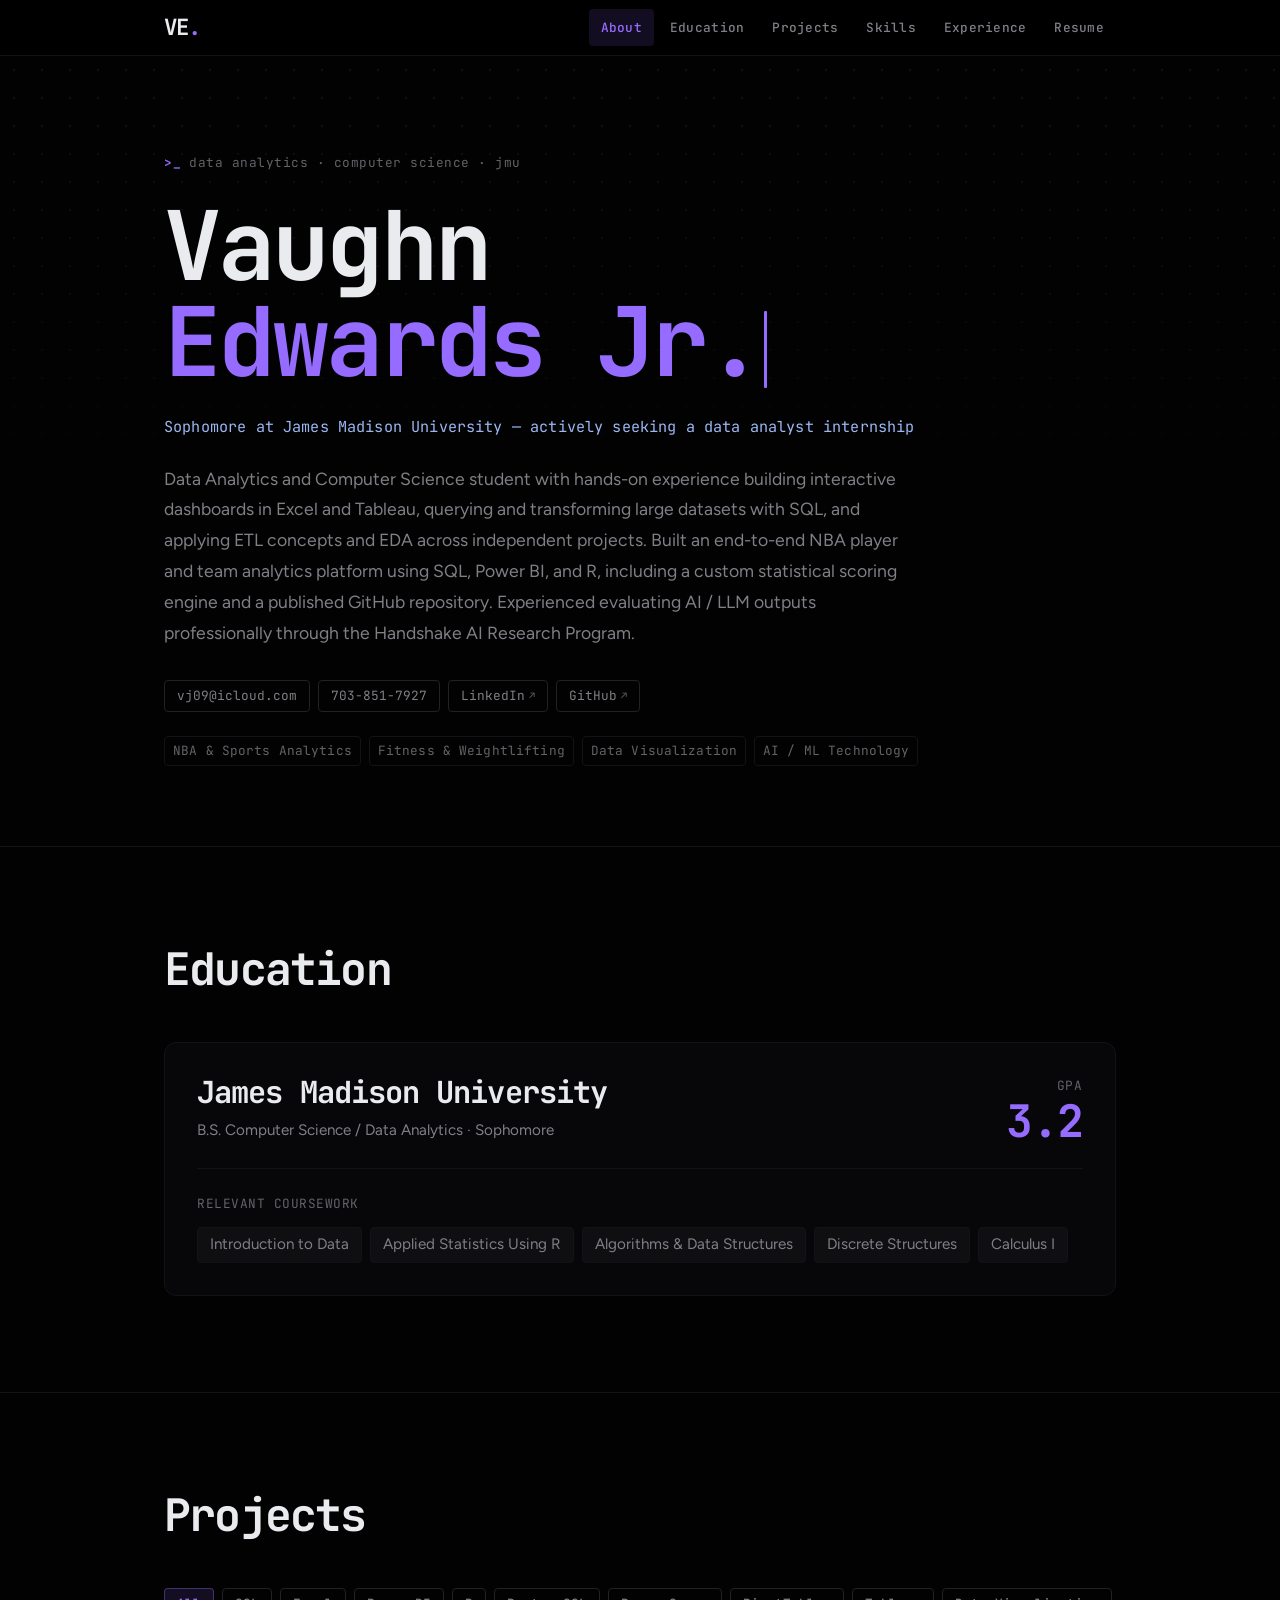
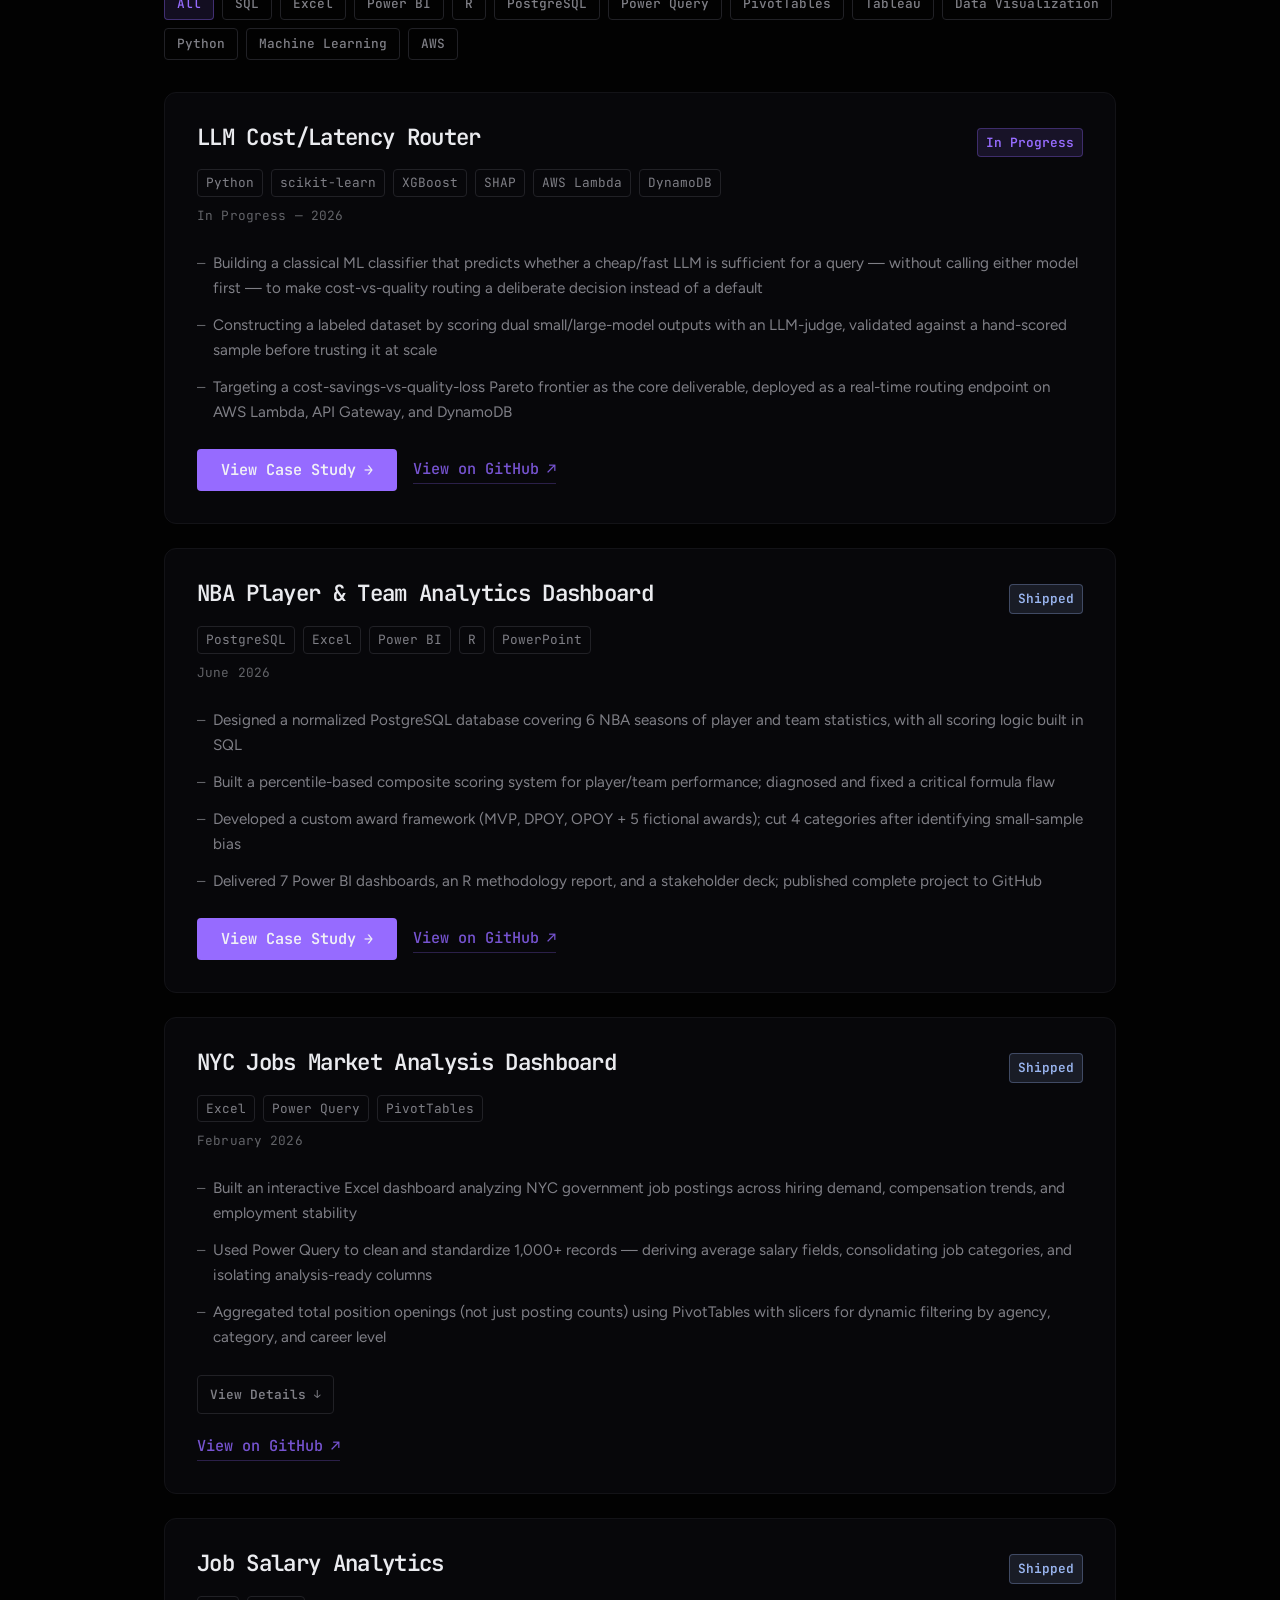
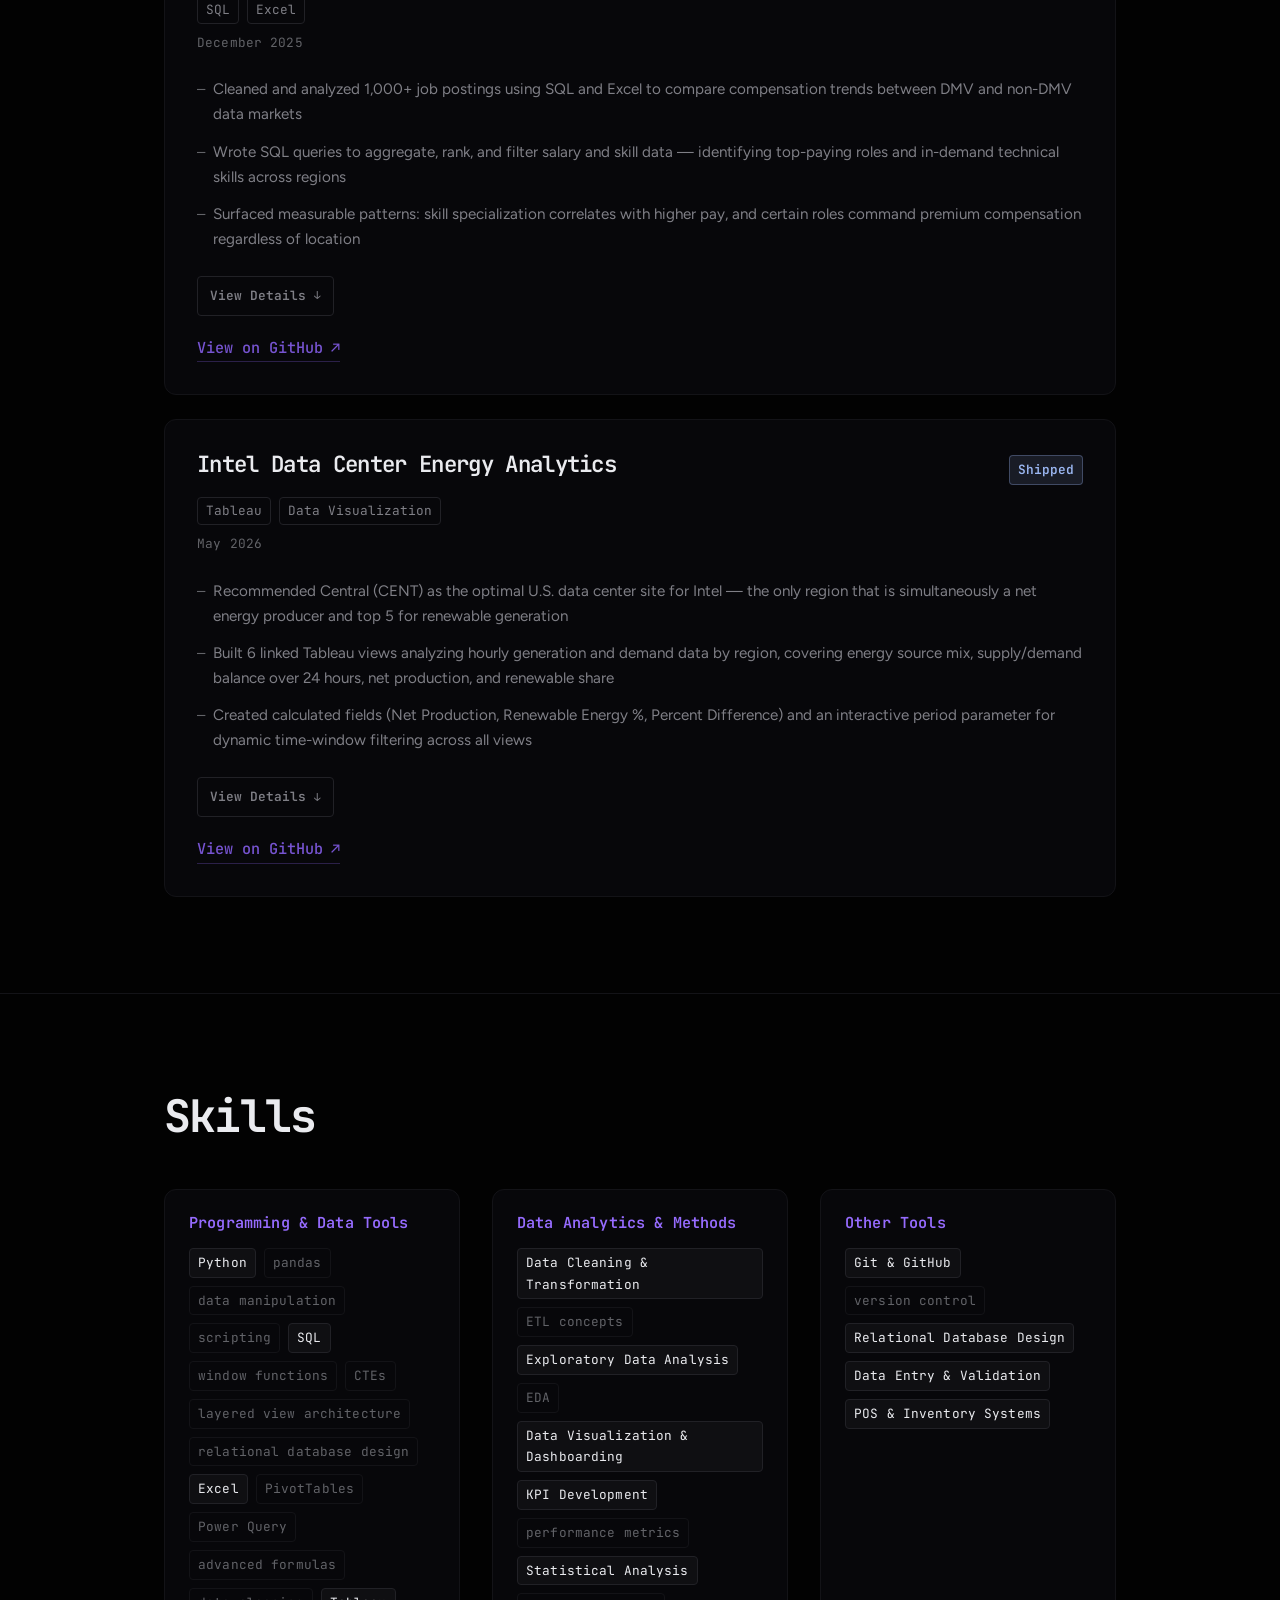
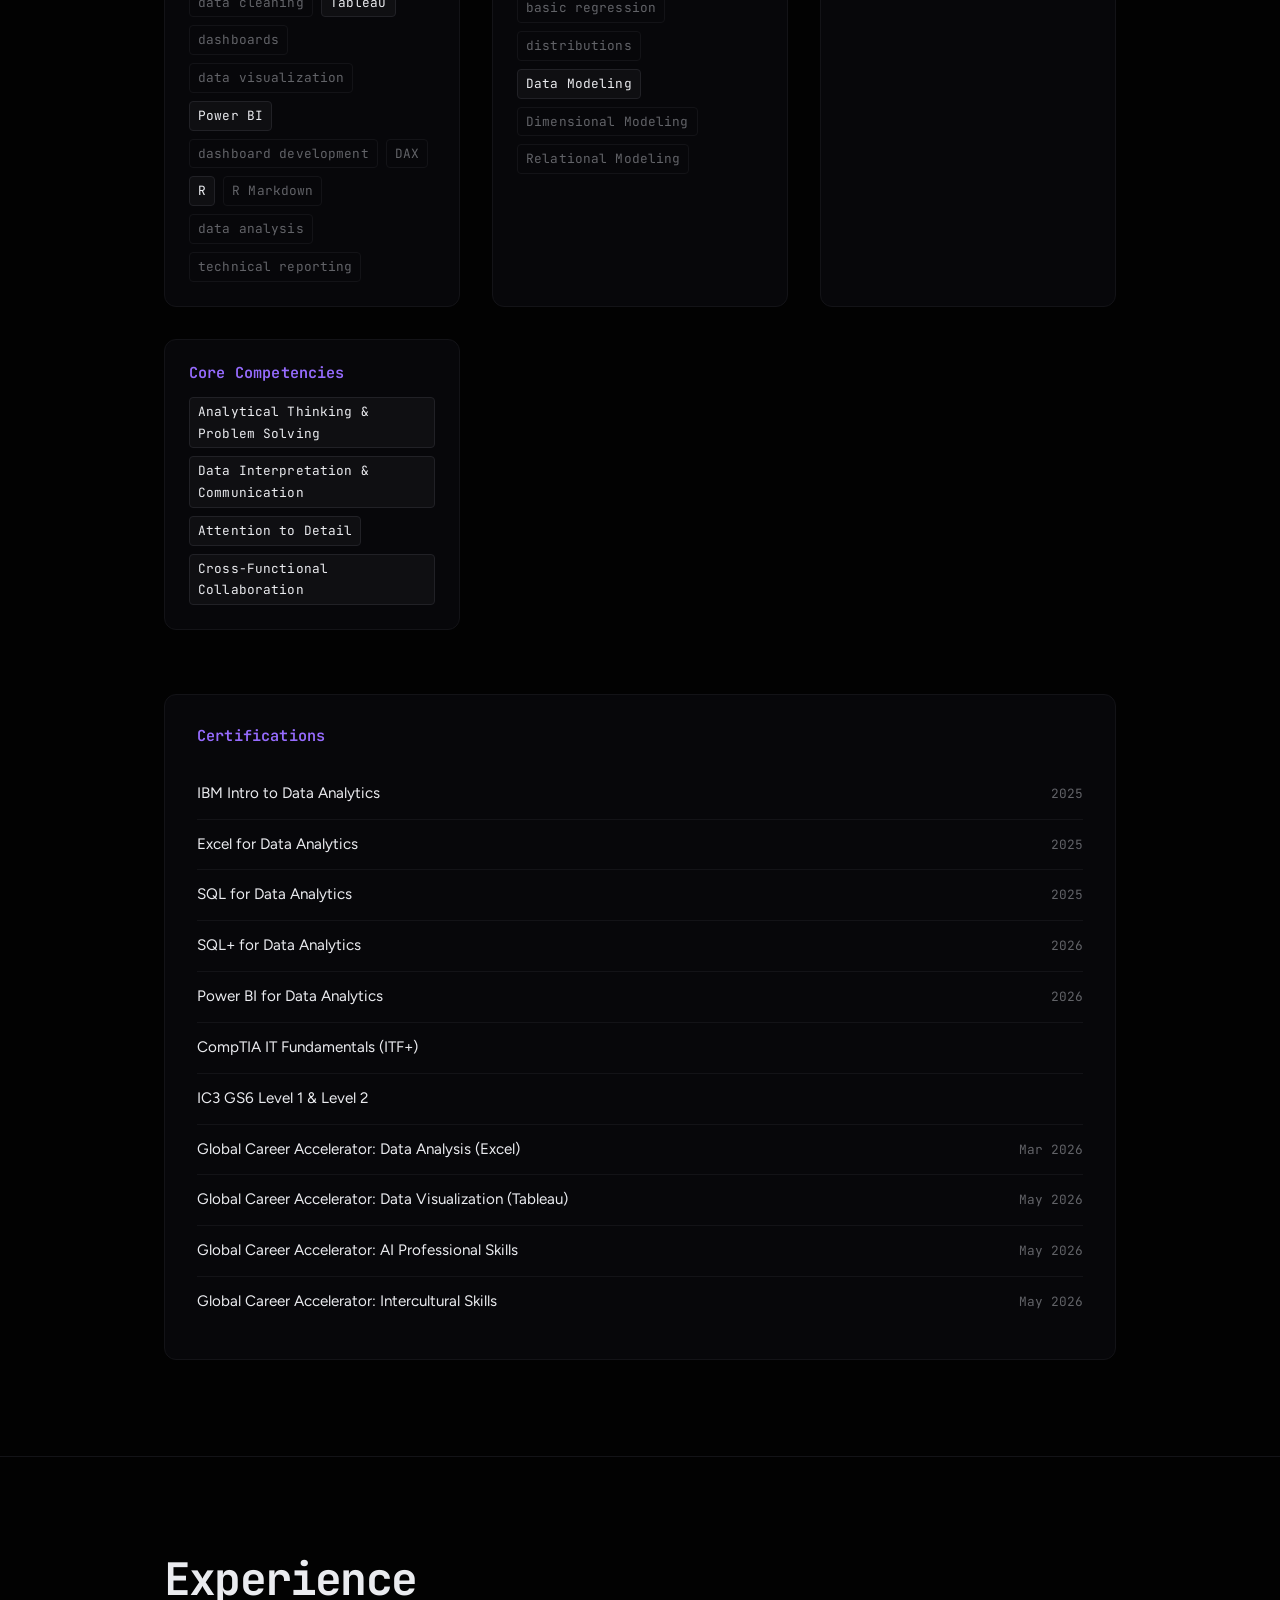
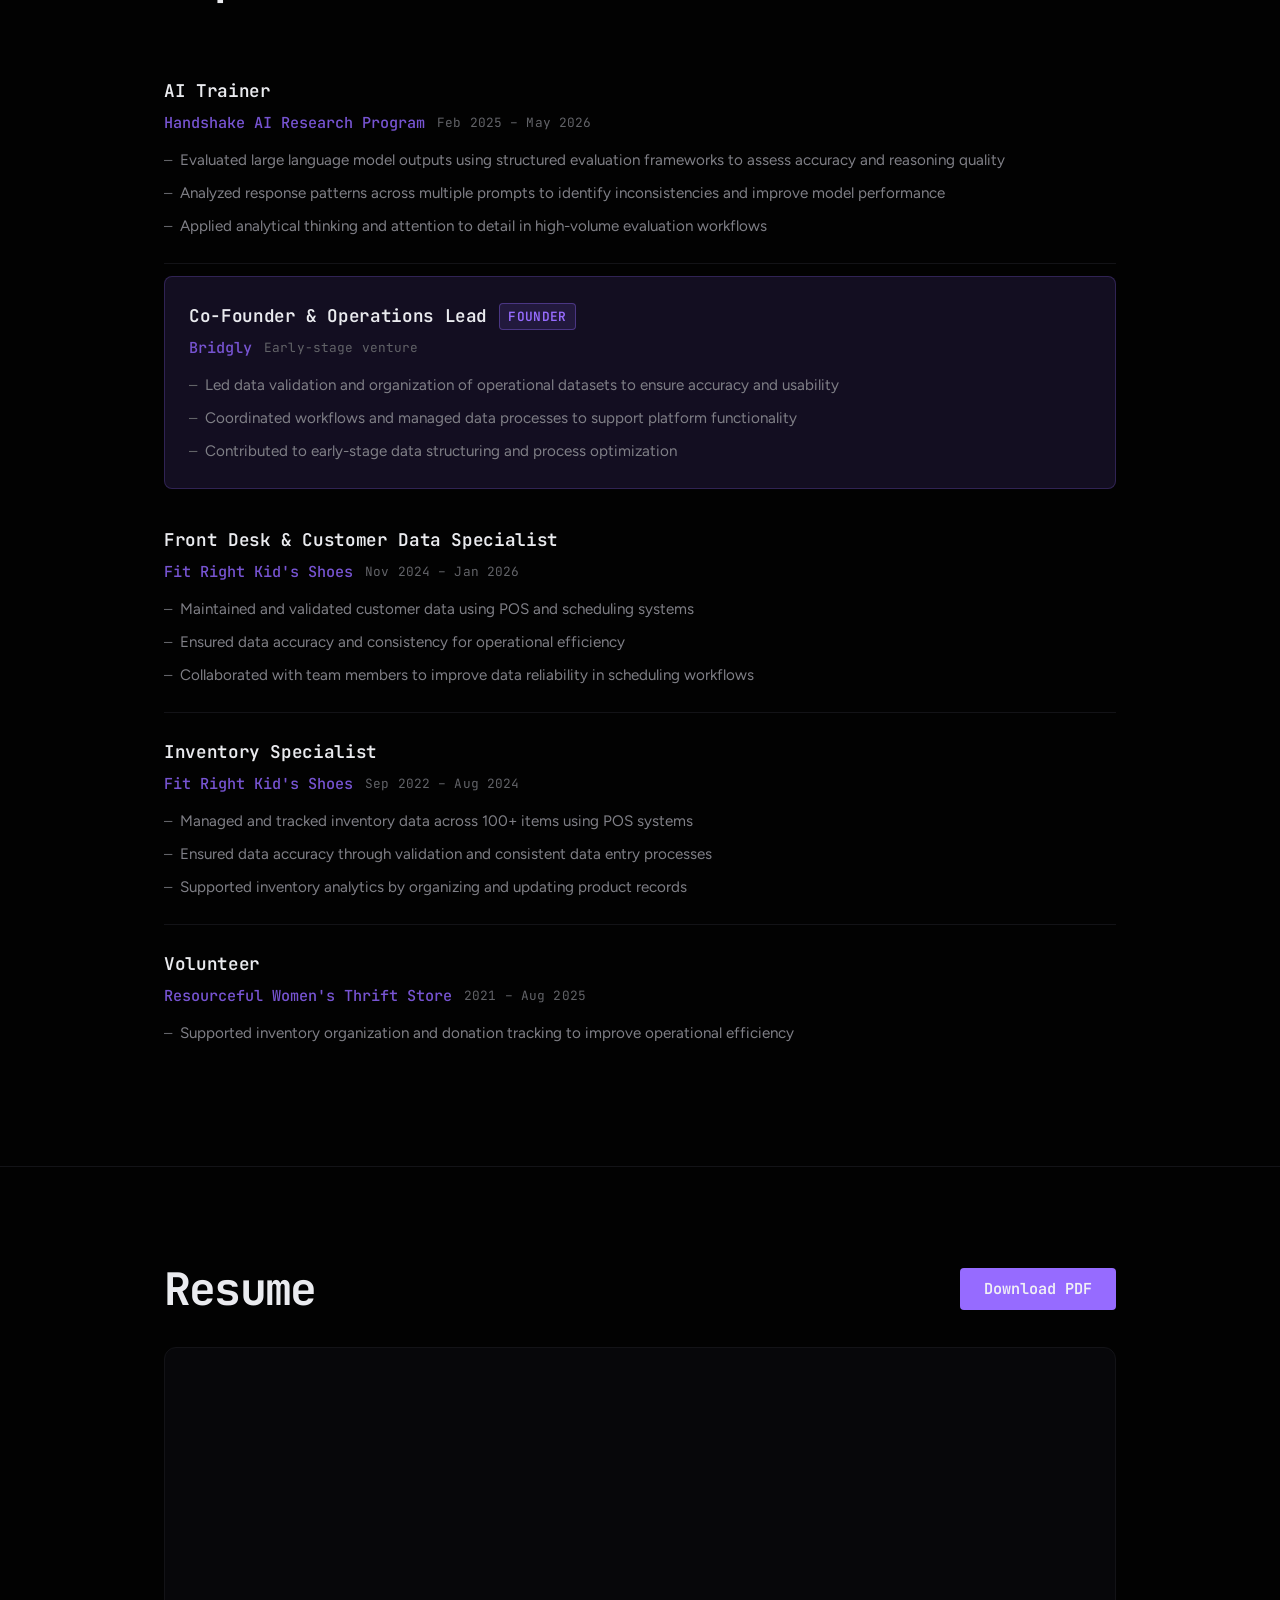
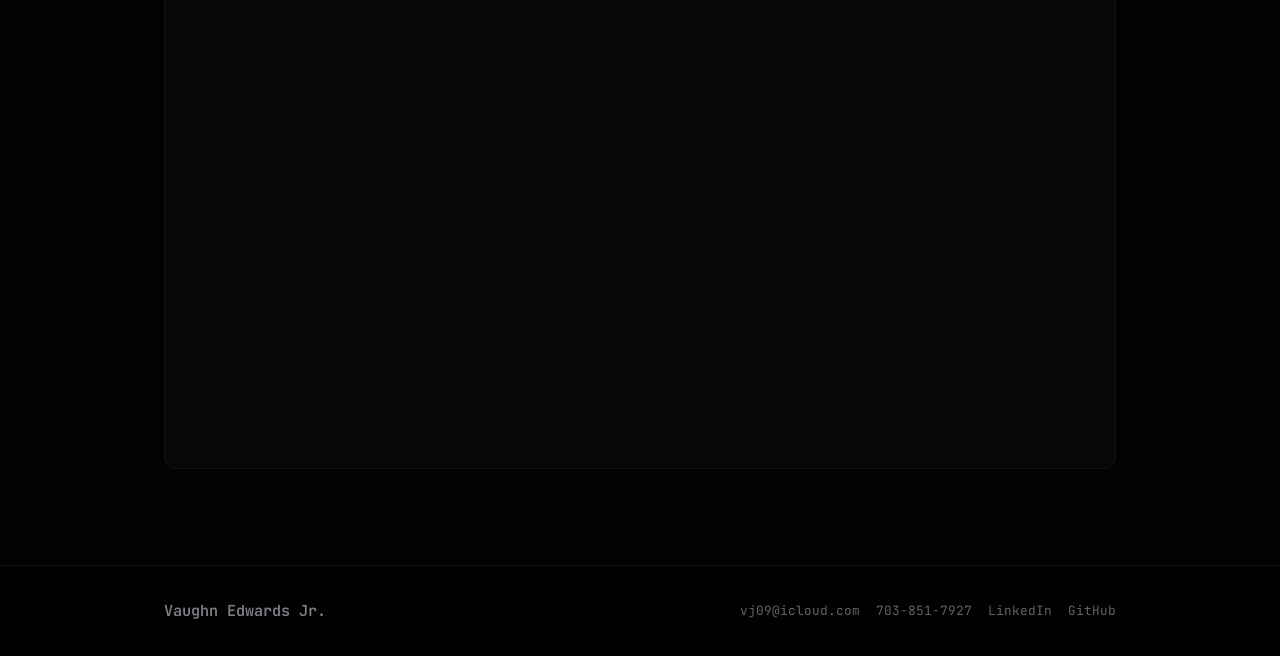
<file: index.html>
<!DOCTYPE html>
<html lang="en">
<head>
  <meta charset="UTF-8">
  <meta name="viewport" content="width=device-width, initial-scale=1.0">
  <title>Vaughn Edwards Jr. — Data Analytics &amp; Computer Science</title>
  <meta name="description" content="Data analytics and computer science student at James Madison University. SQL, Python, Power BI, Tableau, Excel. Actively seeking a data analyst internship.">
  <link rel="preconnect" href="https://fonts.googleapis.com">
  <link rel="preconnect" href="https://fonts.gstatic.com" crossorigin>
  <link href="https://fonts.googleapis.com/css2?family=JetBrains+Mono:ital,wght@0,300;0,400;0,500;0,600;0,700;1,300;1,400&family=Figtree:ital,wght@0,300;0,400;0,500;0,600;1,300;1,400&display=swap" rel="stylesheet">
  <link rel="stylesheet" href="styles.css">
</head>
<body>

<header class="nav" id="nav" role="banner">
  <div class="nav-inner">
    <a href="#about" class="nav-brand" aria-label="Back to top">VE<span class="nav-brand-dot">.</span></a>
    <nav class="nav-tabs" aria-label="Main navigation">
      <a href="#about"      class="nav-tab" data-section="about">About</a>
      <a href="#education"  class="nav-tab" data-section="education">Education</a>
      <a href="#projects"   class="nav-tab" data-section="projects">Projects</a>
      <a href="#skills"     class="nav-tab" data-section="skills">Skills</a>
      <a href="#experience" class="nav-tab" data-section="experience">Experience</a>
      <a href="#resume"     class="nav-tab" data-section="resume">Resume</a>
    </nav>
    <button class="nav-mobile-btn" aria-label="Open navigation" aria-expanded="false" aria-controls="mobile-menu">
      <span class="hamburger-line"></span>
      <span class="hamburger-line"></span>
      <span class="hamburger-line"></span>
    </button>
  </div>
  <div class="mobile-menu" id="mobile-menu" aria-hidden="true">
    <a href="#about"      class="mobile-tab" data-section="about">About</a>
    <a href="#education"  class="mobile-tab" data-section="education">Education</a>
    <a href="#projects"   class="mobile-tab" data-section="projects">Projects</a>
    <a href="#skills"     class="mobile-tab" data-section="skills">Skills</a>
    <a href="#experience" class="mobile-tab" data-section="experience">Experience</a>
    <a href="#resume"     class="mobile-tab" data-section="resume">Resume</a>
  </div>
</header>

<main>

  <!-- ═══════════════════════ ABOUT ═══════════════════════ -->
  <section id="about" class="section" aria-labelledby="about-heading">
    <div class="hero-bg" aria-hidden="true"></div>
    <div class="container">
      <div class="hero reveal-hero">
        <div class="hero-label" aria-hidden="true">
          <span class="label-prompt">&gt;_</span>
          <span class="label-text">data analytics &middot; computer science &middot; jmu</span>
        </div>
        <h1 class="hero-name" id="about-heading">
          <span class="hero-first">Vaughn</span>
          <span class="hero-last">Edwards Jr.<span class="cursor" aria-hidden="true"></span></span>
        </h1>
        <p class="hero-status">Sophomore at James Madison University &mdash; actively seeking a data analyst internship</p>
        <p class="hero-bio">Data Analytics and Computer Science student with hands-on experience building interactive dashboards in Excel and Tableau, querying and transforming large datasets with SQL, and applying ETL concepts and EDA across independent projects. Built an end-to-end NBA player and team analytics platform using SQL, Power BI, and R, including a custom statistical scoring engine and a published GitHub repository. Experienced evaluating AI&nbsp;/&nbsp;LLM outputs professionally through the Handshake AI Research Program.</p>
        <div class="hero-contact" aria-label="Contact information">
          <a href="mailto:vj09@icloud.com" class="contact-chip">vj09@icloud.com</a>
          <a href="tel:7038517927" class="contact-chip">703-851-7927</a>
          <a href="https://www.linkedin.com/in/vaughn-edwards-jr/" class="contact-chip contact-chip--ext" target="_blank" rel="noopener noreferrer">LinkedIn <span class="ext-arrow" aria-hidden="true">↗</span></a>
          <a href="https://github.com/vledwardsjr" class="contact-chip contact-chip--ext" target="_blank" rel="noopener noreferrer">GitHub <span class="ext-arrow" aria-hidden="true">↗</span></a>
        </div>
        <div class="hero-interests" aria-label="Interests">
          <span class="interest-tag">NBA &amp; Sports Analytics</span>
          <span class="interest-tag">Fitness &amp; Weightlifting</span>
          <span class="interest-tag">Data Visualization</span>
          <span class="interest-tag">AI / ML Technology</span>
        </div>
      </div>
    </div>
  </section>

  <!-- ═══════════════════════ EDUCATION ═══════════════════════ -->
  <section id="education" class="section" aria-labelledby="education-heading">
    <div class="container">
      <h2 class="section-heading reveal-item" id="education-heading">Education</h2>
      <div class="edu-panel reveal-item" data-delay="60">
        <div class="edu-top">
          <div class="edu-info">
            <h3 class="edu-school">James Madison University</h3>
            <p class="edu-degree">B.S. Computer Science / Data Analytics &middot; Sophomore</p>
          </div>
          <div class="edu-gpa" aria-label="GPA: 3.2">
            <span class="gpa-label">GPA</span>
            <span class="gpa-value">3.2</span>
          </div>
        </div>
        <div class="edu-courses">
          <span class="courses-label">Relevant Coursework</span>
          <div class="course-tags">
            <span class="course-tag">Introduction to Data</span>
            <span class="course-tag">Applied Statistics Using R</span>
            <span class="course-tag">Algorithms &amp; Data Structures</span>
            <span class="course-tag">Discrete Structures</span>
            <span class="course-tag">Calculus I</span>
          </div>
        </div>
      </div>
    </div>
  </section>

  <!-- ═══════════════════════ PROJECTS ═══════════════════════ -->
  <section id="projects" class="section" aria-labelledby="projects-heading">
    <div class="container">
      <h2 class="section-heading reveal-item" id="projects-heading">Projects</h2>
      <div class="project-filters reveal-item" role="group" aria-label="Filter projects by tool">
        <button class="filter-tag active" data-filter="all">All</button>
        <button class="filter-tag" data-filter="sql">SQL</button>
        <button class="filter-tag" data-filter="excel">Excel</button>
        <button class="filter-tag" data-filter="powerbi">Power BI</button>
        <button class="filter-tag" data-filter="r">R</button>
        <button class="filter-tag" data-filter="postgresql">PostgreSQL</button>
        <button class="filter-tag" data-filter="powerquery">Power Query</button>
        <button class="filter-tag" data-filter="pivottables">PivotTables</button>
        <button class="filter-tag" data-filter="tableau">Tableau</button>
        <button class="filter-tag" data-filter="dataviz">Data Visualization</button>
        <button class="filter-tag" data-filter="python">Python</button>
        <button class="filter-tag" data-filter="ml">Machine Learning</button>
        <button class="filter-tag" data-filter="aws">AWS</button>
      </div>
      <div class="projects-list">

        <article class="project-panel project-panel--linked reveal-item" data-tags="python ml aws sql" aria-labelledby="proj0-title">
          <div class="project-header">
            <div class="project-title-row">
              <h3 class="project-title" id="proj0-title">LLM Cost/Latency Router</h3>
              <span class="project-status project-status--progress" aria-label="Status: In Progress">In Progress</span>
            </div>
            <div class="project-tools" aria-label="Tools used">
              <span class="tool-tag">Python</span>
              <span class="tool-tag">scikit-learn</span>
              <span class="tool-tag">XGBoost</span>
              <span class="tool-tag">SHAP</span>
              <span class="tool-tag">AWS Lambda</span>
              <span class="tool-tag">DynamoDB</span>
            </div>
            <span class="project-date">In Progress &mdash; 2026</span>
          </div>
          <ul class="project-bullets">
            <li>Building a classical ML classifier that predicts whether a cheap/fast LLM is sufficient for a query &mdash; without calling either model first &mdash; to make cost-vs-quality routing a deliberate decision instead of a default</li>
            <li>Constructing a labeled dataset by scoring dual small/large-model outputs with an LLM-judge, validated against a hand-scored sample before trusting it at scale</li>
            <li>Targeting a cost-savings-vs-quality-loss Pareto frontier as the core deliverable, deployed as a real-time routing endpoint on AWS Lambda, API Gateway, and DynamoDB</li>
          </ul>
          <div class="project-actions">
            <a href="llm-router-project.html"
               class="project-case-link"
               aria-label="View LLM Cost/Latency Router case study">
              View Case Study <span aria-hidden="true">→</span>
            </a>
            <a href="https://github.com/vledwardsjr/LLM-Router-Project"
               class="project-repo-link"
               target="_blank"
               rel="noopener noreferrer"
               aria-label="View LLM Router Project on GitHub">
              View on GitHub <span aria-hidden="true">↗</span>
            </a>
          </div>
        </article>

        <article class="project-panel project-panel--linked reveal-item" data-tags="postgresql excel powerbi r" aria-labelledby="proj1-title">
          <div class="project-header">
            <div class="project-title-row">
              <h3 class="project-title" id="proj1-title">NBA Player &amp; Team Analytics Dashboard</h3>
              <span class="project-status project-status--shipped" aria-label="Status: Shipped">Shipped</span>
            </div>
            <div class="project-tools" aria-label="Tools used">
              <span class="tool-tag">PostgreSQL</span>
              <span class="tool-tag">Excel</span>
              <span class="tool-tag">Power BI</span>
              <span class="tool-tag">R</span>
              <span class="tool-tag">PowerPoint</span>
            </div>
            <span class="project-date">June 2026</span>
          </div>
          <ul class="project-bullets">
            <li>Designed a normalized PostgreSQL database covering 6 NBA seasons of player and team statistics, with all scoring logic built in SQL</li>
            <li>Built a percentile-based composite scoring system for player/team performance; diagnosed and fixed a critical formula flaw</li>
            <li>Developed a custom award framework (MVP, DPOY, OPOY + 5 fictional awards); cut 4 categories after identifying small-sample bias</li>
            <li>Delivered 7 Power BI dashboards, an R methodology report, and a stakeholder deck; published complete project to GitHub</li>
          </ul>
          <div class="project-actions">
            <a href="nba-analytics.html"
               class="project-case-link"
               aria-label="View NBA Analytics case study">
              View Case Study <span aria-hidden="true">→</span>
            </a>
            <a href="https://github.com/vledwardsjr/NBA-Analytics-Project"
               class="project-repo-link"
               target="_blank"
               rel="noopener noreferrer"
               aria-label="View NBA Analytics Project on GitHub">
              View on GitHub <span aria-hidden="true">↗</span>
            </a>
          </div>
        </article>

        <article class="project-panel reveal-item" data-delay="80" data-tags="excel powerquery pivottables" aria-labelledby="proj2-title">
          <div class="project-header">
            <div class="project-title-row">
              <h3 class="project-title" id="proj2-title">NYC Jobs Market Analysis Dashboard</h3>
              <span class="project-status project-status--shipped" aria-label="Status: Shipped">Shipped</span>
            </div>
            <div class="project-tools" aria-label="Tools used">
              <span class="tool-tag">Excel</span>
              <span class="tool-tag">Power Query</span>
              <span class="tool-tag">PivotTables</span>
            </div>
            <span class="project-date">February 2026</span>
          </div>
          <ul class="project-bullets">
            <li>Built an interactive Excel dashboard analyzing NYC government job postings across hiring demand, compensation trends, and employment stability</li>
            <li>Used Power Query to clean and standardize 1,000+ records &mdash; deriving average salary fields, consolidating job categories, and isolating analysis-ready columns</li>
            <li>Aggregated total position openings (not just posting counts) using PivotTables with slicers for dynamic filtering by agency, category, and career level</li>
          </ul>
          <button class="project-expand-btn" aria-expanded="false" aria-controls="proj2-detail">
            <span class="expand-text">View Details</span> <span class="expand-arrow" aria-hidden="true">↓</span>
          </button>
          <div class="project-detail" id="proj2-detail" aria-hidden="true">
            <div class="project-detail-inner">
              <div class="project-detail-content">
                <span class="detail-section-label">Findings</span>
                <ul class="detail-bullets">
                  <li>Hiring demand is concentrated in a small number of agencies and job titles; a few roles account for the majority of open positions</li>
                  <li>Technology, Legal, and Engineering categories command the highest average salaries across career levels</li>
                  <li>Most categories are full-time dominant, but Health roles show notably higher part-time reliance</li>
                </ul>
                <span class="detail-section-label">Screenshots</span>
                <div class="project-images">
                  <button class="project-image-item" type="button" data-img="images/nyc-jobs/NYC_Jobs_Dashboard.png" data-caption="NYC Jobs Dashboard" aria-label="View NYC Jobs Dashboard full size">
                    <img src="images/nyc-jobs/NYC_Jobs_Dashboard.png" alt="NYC Jobs Dashboard showing job market demand by agency and position, career level salary comparisons, salary range charts by job category, and employment type stability analysis with interactive slicers" loading="lazy">
                    <div class="project-image-caption">NYC Jobs Dashboard</div>
                  </button>
                </div>
              </div>
            </div>
          </div>
          <a href="https://github.com/vledwardsjr/nyc-jobs-excel-dashboard"
             class="project-repo-link"
             target="_blank"
             rel="noopener noreferrer"
             aria-label="View NYC Jobs Dashboard on GitHub">
            View on GitHub <span aria-hidden="true">↗</span>
          </a>
        </article>

        <article class="project-panel reveal-item" data-delay="160" data-tags="sql excel" aria-labelledby="proj3-title">
          <div class="project-header">
            <div class="project-title-row">
              <h3 class="project-title" id="proj3-title">Job Salary Analytics</h3>
              <span class="project-status project-status--shipped" aria-label="Status: Shipped">Shipped</span>
            </div>
            <div class="project-tools" aria-label="Tools used">
              <span class="tool-tag">SQL</span>
              <span class="tool-tag">Excel</span>
            </div>
            <span class="project-date">December 2025</span>
          </div>
          <ul class="project-bullets">
            <li>Cleaned and analyzed 1,000+ job postings using SQL and Excel to compare compensation trends between DMV and non-DMV data markets</li>
            <li>Wrote SQL queries to aggregate, rank, and filter salary and skill data &mdash; identifying top-paying roles and in-demand technical skills across regions</li>
            <li>Surfaced measurable patterns: skill specialization correlates with higher pay, and certain roles command premium compensation regardless of location</li>
          </ul>
          <button class="project-expand-btn" aria-expanded="false" aria-controls="proj3-detail">
            <span class="expand-text">View Details</span> <span class="expand-arrow" aria-hidden="true">↓</span>
          </button>
          <div class="project-detail" id="proj3-detail" aria-hidden="true">
            <div class="project-detail-inner">
              <div class="project-detail-content">
                <span class="detail-section-label">Findings</span>
                <ul class="detail-bullets">
                  <li>Certain roles consistently command higher compensation across regions; higher-paying positions share overlapping core skill requirements</li>
                  <li>The DMV region exhibits stronger demand for specific technical skill sets compared to non-DMV markets</li>
                  <li>Skill specialization &mdash; particularly in SQL, Python, and BI tools &mdash; is strongly correlated with increased salary ranges</li>
                </ul>
                <span class="detail-section-label">Screenshots</span>
                <div class="project-images">
                  <button class="project-image-item" type="button" data-img="images/job-salary/Data_Analyst_US_salary.png" data-caption="Data Science Salary Dashboard" aria-label="View salary dashboard full size">
                    <img src="images/job-salary/Data_Analyst_US_salary.png" alt="Data Science Salary Dashboard showing median salary of $90,000, top job platform Indeed, job count of 6,480, salary by role bar chart, country map, and job type distribution" loading="lazy">
                    <div class="project-image-caption">Salary Dashboard</div>
                  </button>
                  <button class="project-image-item" type="button" data-img="images/job-salary/Top_10_skills_pay.png" data-caption="Top 10 Skills by Pay" aria-label="View top skills chart full size">
                    <img src="images/job-salary/Top_10_skills_pay.png" alt="Chart showing median salary and skill likelihood for top 10 technical skills including Python, Oracle, Tableau, R, SQL, Power BI, SAS, PowerPoint, Excel, and Word with job title filter" loading="lazy">
                    <div class="project-image-caption">Top 10 Skills by Pay</div>
                  </button>
                </div>
              </div>
            </div>
          </div>
          <a href="https://github.com/vledwardsjr/JobSalaryAnalytics"
             class="project-repo-link"
             target="_blank"
             rel="noopener noreferrer"
             aria-label="View Job Salary Analytics on GitHub">
            View on GitHub <span aria-hidden="true">↗</span>
          </a>
        </article>

        <article class="project-panel reveal-item" data-delay="240" data-tags="tableau dataviz" aria-labelledby="proj4-title">
          <div class="project-header">
            <div class="project-title-row">
              <h3 class="project-title" id="proj4-title">Intel Data Center Energy Analytics</h3>
              <span class="project-status project-status--shipped" aria-label="Status: Shipped">Shipped</span>
            </div>
            <div class="project-tools" aria-label="Tools used">
              <span class="tool-tag">Tableau</span>
              <span class="tool-tag">Data Visualization</span>
            </div>
            <span class="project-date">May 2026</span>
          </div>
          <ul class="project-bullets">
            <li>Recommended Central (CENT) as the optimal U.S. data center site for Intel &mdash; the only region that is simultaneously a net energy producer and top 5 for renewable generation</li>
            <li>Built 6 linked Tableau views analyzing hourly generation and demand data by region, covering energy source mix, supply/demand balance over 24 hours, net production, and renewable share</li>
            <li>Created calculated fields (Net Production, Renewable Energy %, Percent Difference) and an interactive period parameter for dynamic time-window filtering across all views</li>
          </ul>
          <button class="project-expand-btn" aria-expanded="false" aria-controls="proj4-detail">
            <span class="expand-text">View Details</span> <span class="expand-arrow" aria-hidden="true">↓</span>
          </button>
          <div class="project-detail" id="proj4-detail" aria-hidden="true">
            <div class="project-detail-inner">
              <div class="project-detail-content">
                <span class="detail-section-label">Recommendation</span>
                <ul class="detail-bullets">
                  <li><strong>Central (CENT)</strong> &mdash; the recommended site. It balances energy surplus, grid stability, and renewable usage better than any alternative: net producer with strong wind capacity</li>
                  <li>Mid-Atlantic rejected despite its July surplus: heavy fossil fuel reliance undermines long-term sustainability</li>
                  <li>California rejected despite top-tier solar: runs a net energy deficit, making grid reliability a risk</li>
                </ul>
                <span class="detail-section-label">Key Findings</span>
                <ul class="detail-bullets">
                  <li>MIDA, SW, CENT, and SE are net energy producers &mdash; generation consistently exceeds demand</li>
                  <li>Top 3 regions by renewable %: NW (hydropower), CENT (wind), CAL (solar)</li>
                  <li>CENT is the only region that is simultaneously a net producer and in the top 5 for renewable generation</li>
                  <li>Mid-Atlantic&rsquo;s largest surplus occurs in July &mdash; seasonal, not structural</li>
                  <li>California&rsquo;s wind peaks ~12 PM&ndash;9 PM (cresting ~3&ndash;4 PM); strong solar but chronic deficit overall</li>
                </ul>
                <span class="detail-section-label">Screenshots</span>
                <div class="project-images">
                  <button class="project-image-item project-image-featured" type="button" data-img="images/intel-energy/Final_Intel_Dashboard.png" data-caption="Intel Data Center Energy Analytics — Full Dashboard" aria-label="View full Intel energy analytics dashboard">
                    <img src="images/intel-energy/Final_Intel_Dashboard.png" alt="Intel Data Center Energy Analytics full Tableau dashboard showing six linked views: Energy Source by Region, Supply and Demand Over 24h, Hourly Difference in Generation, Net Production, Renewable Energy, and Utility Power Source Breakdown with interactive period filter" loading="lazy">
                    <div class="project-image-caption">Full Dashboard</div>
                  </button>
                  <button class="project-image-item" type="button" data-img="images/intel-energy/Energy_Source_By_Region.png" data-caption="Energy Source by Region" aria-label="View energy source by region chart">
                    <img src="images/intel-energy/Energy_Source_By_Region.png" alt="Stacked bar chart showing energy source mix (coal, natural gas, nuclear, wind, solar, hydro) across U.S. grid regions, used to assess renewable dependency by area" loading="lazy">
                    <div class="project-image-caption">Energy Source by Region</div>
                  </button>
                  <button class="project-image-item" type="button" data-img="images/intel-energy/Supply_and_Demand_by_Region_Over24h.png" data-caption="Supply and Demand by Region Over 24h" aria-label="View supply and demand over 24 hours">
                    <img src="images/intel-energy/Supply_and_Demand_by_Region_Over24h.png" alt="Line chart overlaying energy generation and demand across a 24-hour period for each U.S. region, highlighting intraday supply surplus and deficit windows" loading="lazy">
                    <div class="project-image-caption">Supply &amp; Demand Over 24h</div>
                  </button>
                  <button class="project-image-item" type="button" data-img="images/intel-energy/Hourly_Difference_in_Generation.png" data-caption="Hourly Difference in Generation" aria-label="View hourly generation difference chart">
                    <img src="images/intel-energy/Hourly_Difference_in_Generation.png" alt="Chart showing the hourly difference between energy generation and demand by region, revealing which regions sustain surpluses or deficits across the day" loading="lazy">
                    <div class="project-image-caption">Hourly Difference in Generation</div>
                  </button>
                  <button class="project-image-item" type="button" data-img="images/intel-energy/Net_Production.png" data-caption="Net Production by Region" aria-label="View net production by region">
                    <img src="images/intel-energy/Net_Production.png" alt="Net Production view comparing total generation minus demand across U.S. regions, identifying MIDA, SW, CENT, and SE as consistent net energy producers" loading="lazy">
                    <div class="project-image-caption">Net Production</div>
                  </button>
                  <button class="project-image-item" type="button" data-img="images/intel-energy/Renewable_Energy_Pct_of_Overall.png" data-caption="Renewable Energy as % of Overall Generation" aria-label="View renewable energy percentage by region">
                    <img src="images/intel-energy/Renewable_Energy_Pct_of_Overall.png" alt="Bar chart ranking U.S. regions by renewable energy as a percentage of total generation, with NW (hydro), CENT (wind), and CAL (solar) leading the field" loading="lazy">
                    <div class="project-image-caption">Renewable Energy %</div>
                  </button>
                  <button class="project-image-item" type="button" data-img="images/intel-energy/Renewable_Energy_Per_Hour_in_Cal.png" data-caption="Renewable Energy Per Hour in California" aria-label="View California renewable energy by hour">
                    <img src="images/intel-energy/Renewable_Energy_Per_Hour_in_Cal.png" alt="Hourly renewable energy breakdown for California showing wind generation peaking in the afternoon from roughly 12 PM to 9 PM, cresting around 3 to 4 PM, alongside solar and hydro contributions" loading="lazy">
                    <div class="project-image-caption">CA Renewable Energy per Hour</div>
                  </button>
                  <button class="project-image-item" type="button" data-img="images/intel-energy/Utility_Power_Source_Breakdown.png" data-caption="Utility Power Source Breakdown" aria-label="View utility power source breakdown">
                    <img src="images/intel-energy/Utility_Power_Source_Breakdown.png" alt="Utility Power Source Breakdown view showing the split between fossil fuel and renewable sources by region, used to evaluate long-term grid sustainability for data center siting" loading="lazy">
                    <div class="project-image-caption">Utility Power Source Breakdown</div>
                  </button>
                </div>
              </div>
            </div>
          </div>
          <a href="https://github.com/vledwardsjr/Intel-Data-Center-Energy-Analytics"
             class="project-repo-link"
             target="_blank"
             rel="noopener noreferrer"
             aria-label="View Intel Data Center Energy Analytics on GitHub">
            View on GitHub <span aria-hidden="true">↗</span>
          </a>
        </article>

      </div>
    </div>
  </section>

  <!-- ═══════════════════════ SKILLS ═══════════════════════ -->
  <section id="skills" class="section" aria-labelledby="skills-heading">
    <div class="container">
      <h2 class="section-heading reveal-item" id="skills-heading">Skills</h2>

      <div class="skill-groups">

        <div class="skill-group reveal-item">
          <h3 class="skill-group-title">Programming &amp; Data Tools</h3>
          <div class="skill-tags">
            <span class="skill-tag skill-tag--primary">Python</span>
            <span class="skill-tag skill-tag--sub">pandas</span>
            <span class="skill-tag skill-tag--sub">data manipulation</span>
            <span class="skill-tag skill-tag--sub">scripting</span>
            <span class="skill-tag skill-tag--primary">SQL</span>
            <span class="skill-tag skill-tag--sub">window functions</span>
            <span class="skill-tag skill-tag--sub">CTEs</span>
            <span class="skill-tag skill-tag--sub">layered view architecture</span>
            <span class="skill-tag skill-tag--sub">relational database design</span>
            <span class="skill-tag skill-tag--primary">Excel</span>
            <span class="skill-tag skill-tag--sub">PivotTables</span>
            <span class="skill-tag skill-tag--sub">Power Query</span>
            <span class="skill-tag skill-tag--sub">advanced formulas</span>
            <span class="skill-tag skill-tag--sub">data cleaning</span>
            <span class="skill-tag skill-tag--primary">Tableau</span>
            <span class="skill-tag skill-tag--sub">dashboards</span>
            <span class="skill-tag skill-tag--sub">data visualization</span>
            <span class="skill-tag skill-tag--primary">Power BI</span>
            <span class="skill-tag skill-tag--sub">dashboard development</span>
            <span class="skill-tag skill-tag--sub">DAX</span>
            <span class="skill-tag skill-tag--primary">R</span>
            <span class="skill-tag skill-tag--sub">R Markdown</span>
            <span class="skill-tag skill-tag--sub">data analysis</span>
            <span class="skill-tag skill-tag--sub">technical reporting</span>
          </div>
        </div>

        <div class="skill-group reveal-item" data-delay="60">
          <h3 class="skill-group-title">Data Analytics &amp; Methods</h3>
          <div class="skill-tags">
            <span class="skill-tag skill-tag--primary">Data Cleaning &amp; Transformation</span>
            <span class="skill-tag skill-tag--sub">ETL concepts</span>
            <span class="skill-tag skill-tag--primary">Exploratory Data Analysis</span>
            <span class="skill-tag skill-tag--sub">EDA</span>
            <span class="skill-tag skill-tag--primary">Data Visualization &amp; Dashboarding</span>
            <span class="skill-tag skill-tag--primary">KPI Development</span>
            <span class="skill-tag skill-tag--sub">performance metrics</span>
            <span class="skill-tag skill-tag--primary">Statistical Analysis</span>
            <span class="skill-tag skill-tag--sub">basic regression</span>
            <span class="skill-tag skill-tag--sub">distributions</span>
            <span class="skill-tag skill-tag--primary">Data Modeling</span>
            <span class="skill-tag skill-tag--sub">Dimensional Modeling</span>
            <span class="skill-tag skill-tag--sub">Relational Modeling</span>
          </div>
        </div>

        <div class="skill-group reveal-item" data-delay="120">
          <h3 class="skill-group-title">Other Tools</h3>
          <div class="skill-tags">
            <span class="skill-tag skill-tag--primary">Git &amp; GitHub</span>
            <span class="skill-tag skill-tag--sub">version control</span>
            <span class="skill-tag skill-tag--primary">Relational Database Design</span>
            <span class="skill-tag skill-tag--primary">Data Entry &amp; Validation</span>
            <span class="skill-tag skill-tag--primary">POS &amp; Inventory Systems</span>
          </div>
        </div>

        <div class="skill-group reveal-item" data-delay="180">
          <h3 class="skill-group-title">Core Competencies</h3>
          <div class="skill-tags">
            <span class="skill-tag skill-tag--primary">Analytical Thinking &amp; Problem Solving</span>
            <span class="skill-tag skill-tag--primary">Data Interpretation &amp; Communication</span>
            <span class="skill-tag skill-tag--primary">Attention to Detail</span>
            <span class="skill-tag skill-tag--primary">Cross-Functional Collaboration</span>
          </div>
        </div>

      </div>

      <div class="certifications reveal-item">
        <h3 class="cert-heading">Certifications</h3>
        <div class="cert-list" role="list">
          <div class="cert-item" role="listitem">
            <span class="cert-name">IBM Intro to Data Analytics</span>
            <span class="cert-date">2025</span>
          </div>
          <div class="cert-item" role="listitem">
            <span class="cert-name">Excel for Data Analytics</span>
            <span class="cert-date">2025</span>
          </div>
          <div class="cert-item" role="listitem">
            <span class="cert-name">SQL for Data Analytics</span>
            <span class="cert-date">2025</span>
          </div>
          <div class="cert-item" role="listitem">
            <span class="cert-name">SQL+ for Data Analytics</span>
            <span class="cert-date">2026</span>
          </div>
          <div class="cert-item" role="listitem">
            <span class="cert-name">Power BI for Data Analytics</span>
            <span class="cert-date">2026</span>
          </div>
          <div class="cert-item" role="listitem">
            <span class="cert-name">CompTIA IT Fundamentals (ITF+)</span>
            <span class="cert-date">&nbsp;</span>
          </div>
          <div class="cert-item" role="listitem">
            <span class="cert-name">IC3 GS6 Level 1 &amp; Level 2</span>
            <span class="cert-date">&nbsp;</span>
          </div>
          <div class="cert-item" role="listitem">
            <span class="cert-name">Global Career Accelerator: Data Analysis (Excel)</span>
            <span class="cert-date">Mar 2026</span>
          </div>
          <div class="cert-item" role="listitem">
            <span class="cert-name">Global Career Accelerator: Data Visualization (Tableau)</span>
            <span class="cert-date">May 2026</span>
          </div>
          <div class="cert-item" role="listitem">
            <span class="cert-name">Global Career Accelerator: AI Professional Skills</span>
            <span class="cert-date">May 2026</span>
          </div>
          <div class="cert-item" role="listitem">
            <span class="cert-name">Global Career Accelerator: Intercultural Skills</span>
            <span class="cert-date">May 2026</span>
          </div>
        </div>
      </div>
    </div>
  </section>

  <!-- ═══════════════════════ EXPERIENCE ═══════════════════════ -->
  <section id="experience" class="section" aria-labelledby="experience-heading">
    <div class="container">
      <h2 class="section-heading reveal-item" id="experience-heading">Experience</h2>
      <div class="timeline">

        <div class="timeline-entry reveal-item" data-delay="0">
          <div class="tl-header">
            <div class="tl-title-row">
              <span class="tl-role">AI Trainer</span>
            </div>
            <div class="tl-meta">
              <span class="tl-org">Handshake AI Research Program</span>
              <span class="tl-date">Feb 2025 – May 2026</span>
            </div>
          </div>
          <ul class="tl-bullets">
            <li>Evaluated large language model outputs using structured evaluation frameworks to assess accuracy and reasoning quality</li>
            <li>Analyzed response patterns across multiple prompts to identify inconsistencies and improve model performance</li>
            <li>Applied analytical thinking and attention to detail in high-volume evaluation workflows</li>
          </ul>
        </div>

        <div class="timeline-entry timeline-entry--featured reveal-item" data-delay="60">
          <div class="tl-header">
            <div class="tl-title-row">
              <span class="tl-role">Co-Founder &amp; Operations Lead</span>
              <span class="badge badge--founder">Founder</span>
            </div>
            <div class="tl-meta">
              <span class="tl-org">Bridgly</span>
              <span class="tl-date">Early-stage venture</span>
            </div>
          </div>
          <ul class="tl-bullets">
            <li>Led data validation and organization of operational datasets to ensure accuracy and usability</li>
            <li>Coordinated workflows and managed data processes to support platform functionality</li>
            <li>Contributed to early-stage data structuring and process optimization</li>
          </ul>
        </div>

        <div class="timeline-entry reveal-item" data-delay="120">
          <div class="tl-header">
            <div class="tl-title-row">
              <span class="tl-role">Front Desk &amp; Customer Data Specialist</span>
            </div>
            <div class="tl-meta">
              <span class="tl-org">Fit Right Kid's Shoes</span>
              <span class="tl-date">Nov 2024 – Jan 2026</span>
            </div>
          </div>
          <ul class="tl-bullets">
            <li>Maintained and validated customer data using POS and scheduling systems</li>
            <li>Ensured data accuracy and consistency for operational efficiency</li>
            <li>Collaborated with team members to improve data reliability in scheduling workflows</li>
          </ul>
        </div>

        <div class="timeline-entry reveal-item" data-delay="180">
          <div class="tl-header">
            <div class="tl-title-row">
              <span class="tl-role">Inventory Specialist</span>
            </div>
            <div class="tl-meta">
              <span class="tl-org">Fit Right Kid's Shoes</span>
              <span class="tl-date">Sep 2022 – Aug 2024</span>
            </div>
          </div>
          <ul class="tl-bullets">
            <li>Managed and tracked inventory data across 100+ items using POS systems</li>
            <li>Ensured data accuracy through validation and consistent data entry processes</li>
            <li>Supported inventory analytics by organizing and updating product records</li>
          </ul>
        </div>

        <div class="timeline-entry reveal-item" data-delay="240">
          <div class="tl-header">
            <div class="tl-title-row">
              <span class="tl-role">Volunteer</span>
            </div>
            <div class="tl-meta">
              <span class="tl-org">Resourceful Women's Thrift Store</span>
              <span class="tl-date">2021 – Aug 2025</span>
            </div>
          </div>
          <ul class="tl-bullets">
            <li>Supported inventory organization and donation tracking to improve operational efficiency</li>
          </ul>
        </div>

      </div>
    </div>
  </section>

  <!-- ═══════════════════════ RESUME ═══════════════════════ -->
  <section id="resume" class="section" aria-labelledby="resume-heading">
    <div class="container">
      <div class="resume-top reveal-item">
        <h2 class="section-heading" id="resume-heading">Resume</h2>
        <a href="Vaughn Edwards Jr - Resume (da).pdf"
           download="Vaughn_Edwards_Jr_Resume.pdf"
           class="dl-btn"
           aria-label="Download resume as PDF">
          Download PDF
        </a>
      </div>
      <div class="resume-viewer reveal-item" data-delay="60">
        <iframe
          src="Vaughn Edwards Jr - Resume (da).pdf#view=FitH"
          title="Vaughn Edwards Jr. Resume — PDF viewer"
          class="resume-iframe"
          loading="lazy">
        </iframe>
      </div>
    </div>
  </section>

</main>

<footer class="footer" role="contentinfo">
  <div class="container">
    <div class="footer-inner">
      <span class="footer-name">Vaughn Edwards Jr.</span>
      <div class="footer-links">
        <a href="mailto:vj09@icloud.com">vj09@icloud.com</a>
        <a href="tel:7038517927">703-851-7927</a>
        <a href="https://www.linkedin.com/in/vaughn-edwards-jr/" target="_blank" rel="noopener noreferrer">LinkedIn</a>
        <a href="https://github.com/vledwardsjr" target="_blank" rel="noopener noreferrer">GitHub</a>
      </div>
    </div>
  </div>
</footer>

<div class="lightbox" id="lightbox" role="dialog" aria-modal="true" aria-label="Image viewer" aria-hidden="true">
  <button class="lightbox-close" aria-label="Close image viewer">&times;</button>
  <img alt="">
  <div class="lightbox-caption"></div>
</div>

<script src="script.js"></script>
</body>
</html>
</file>
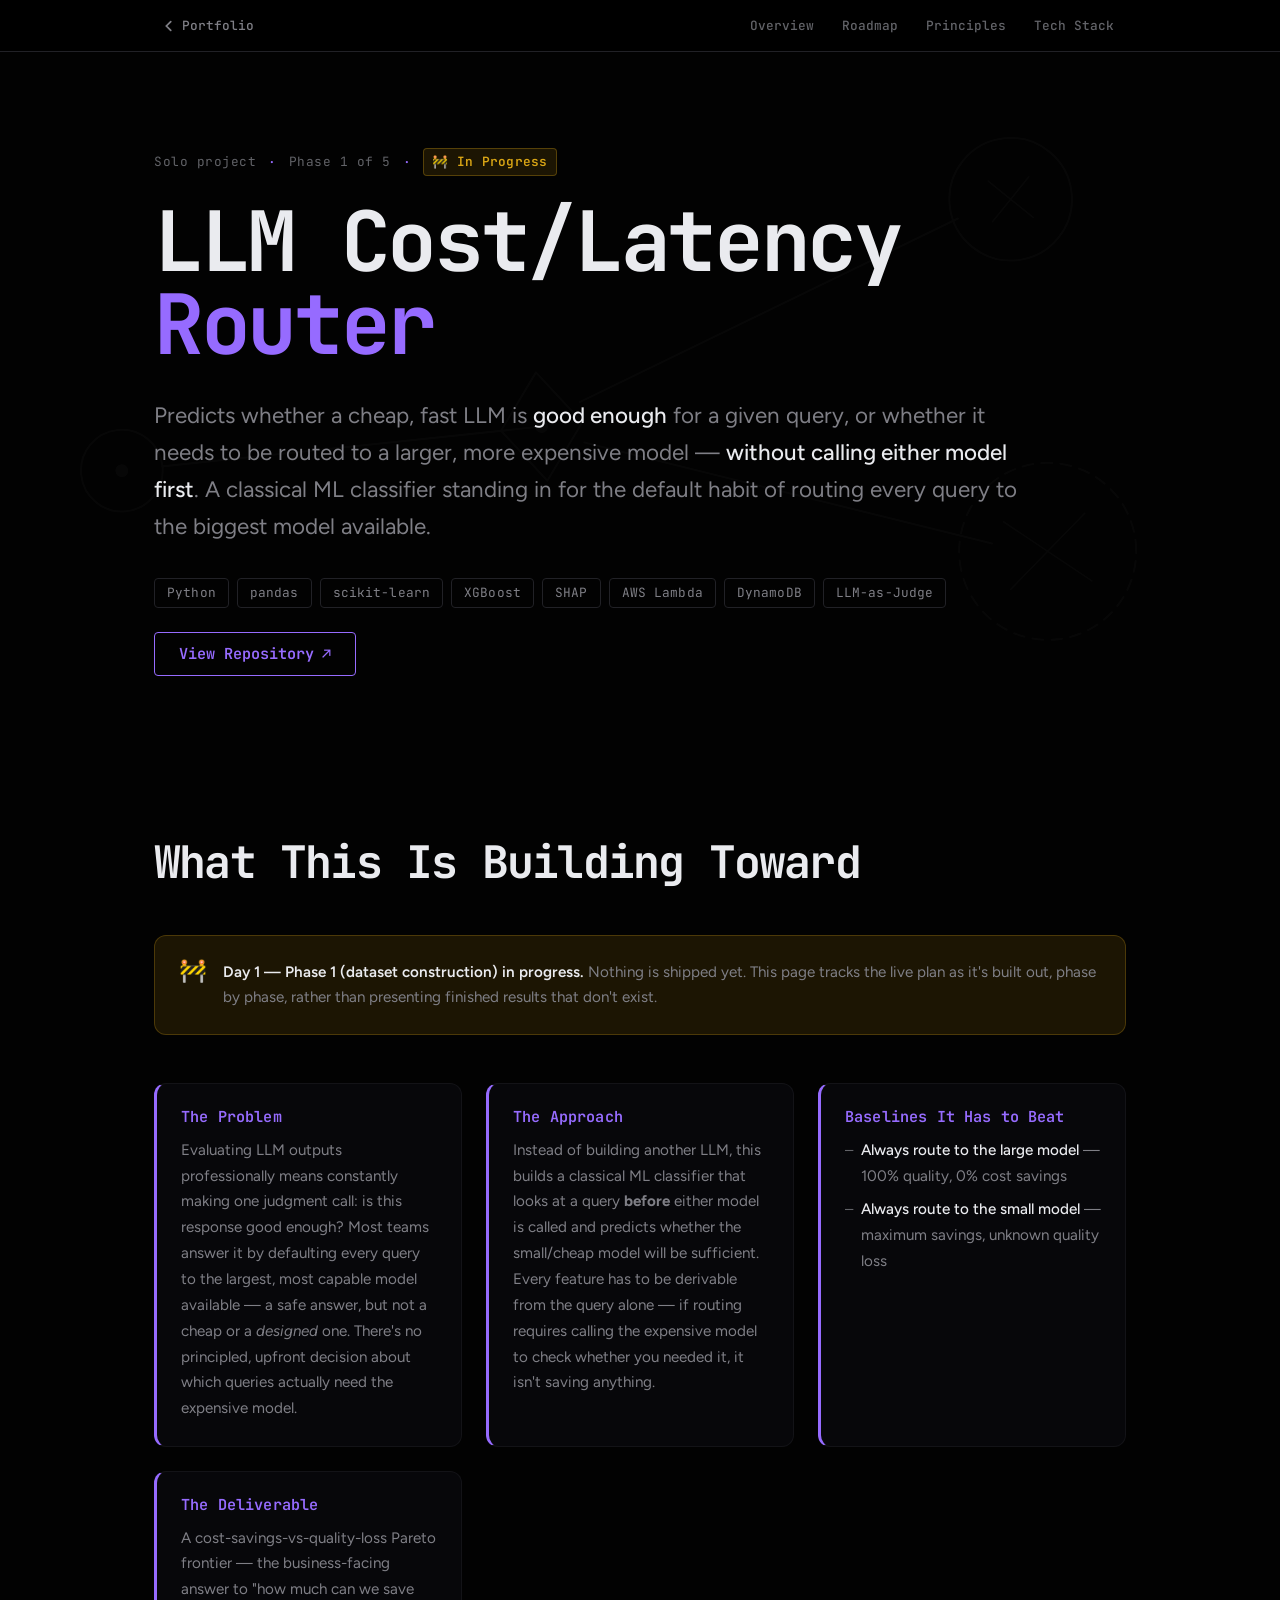
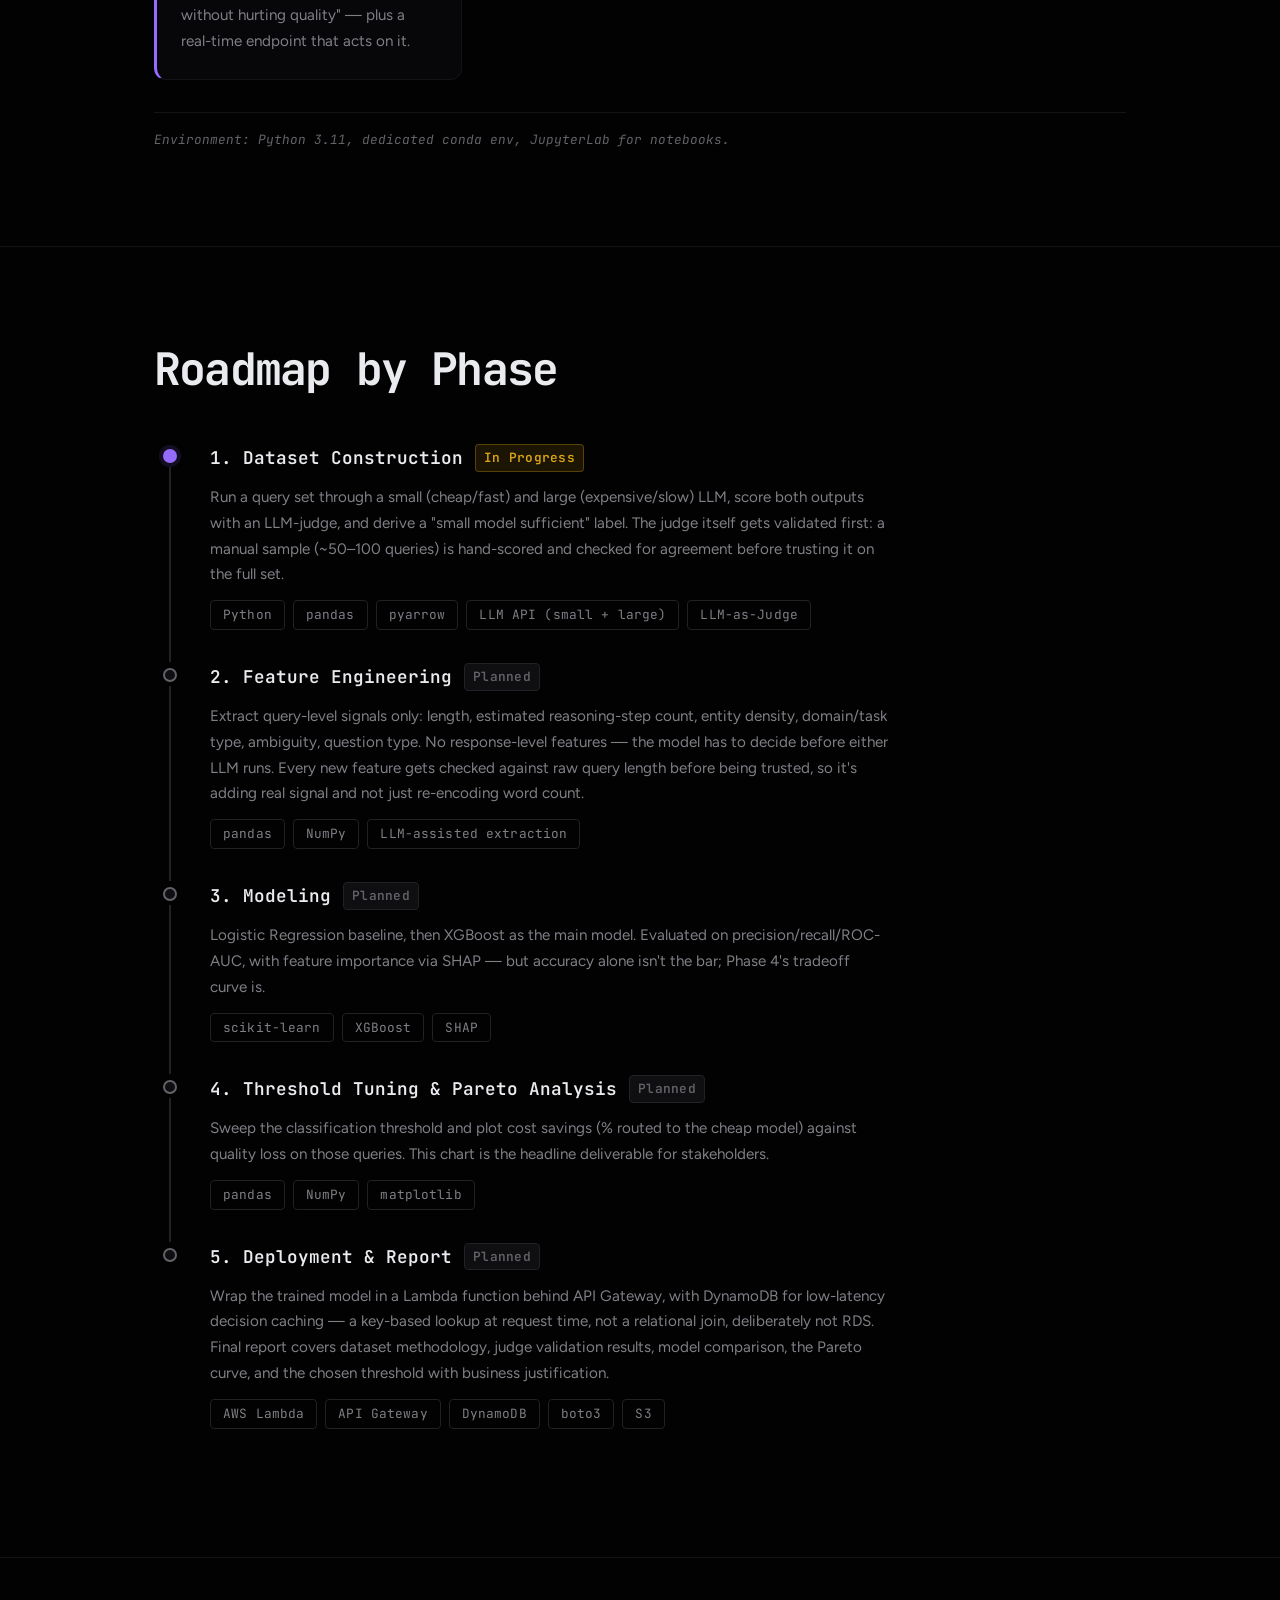
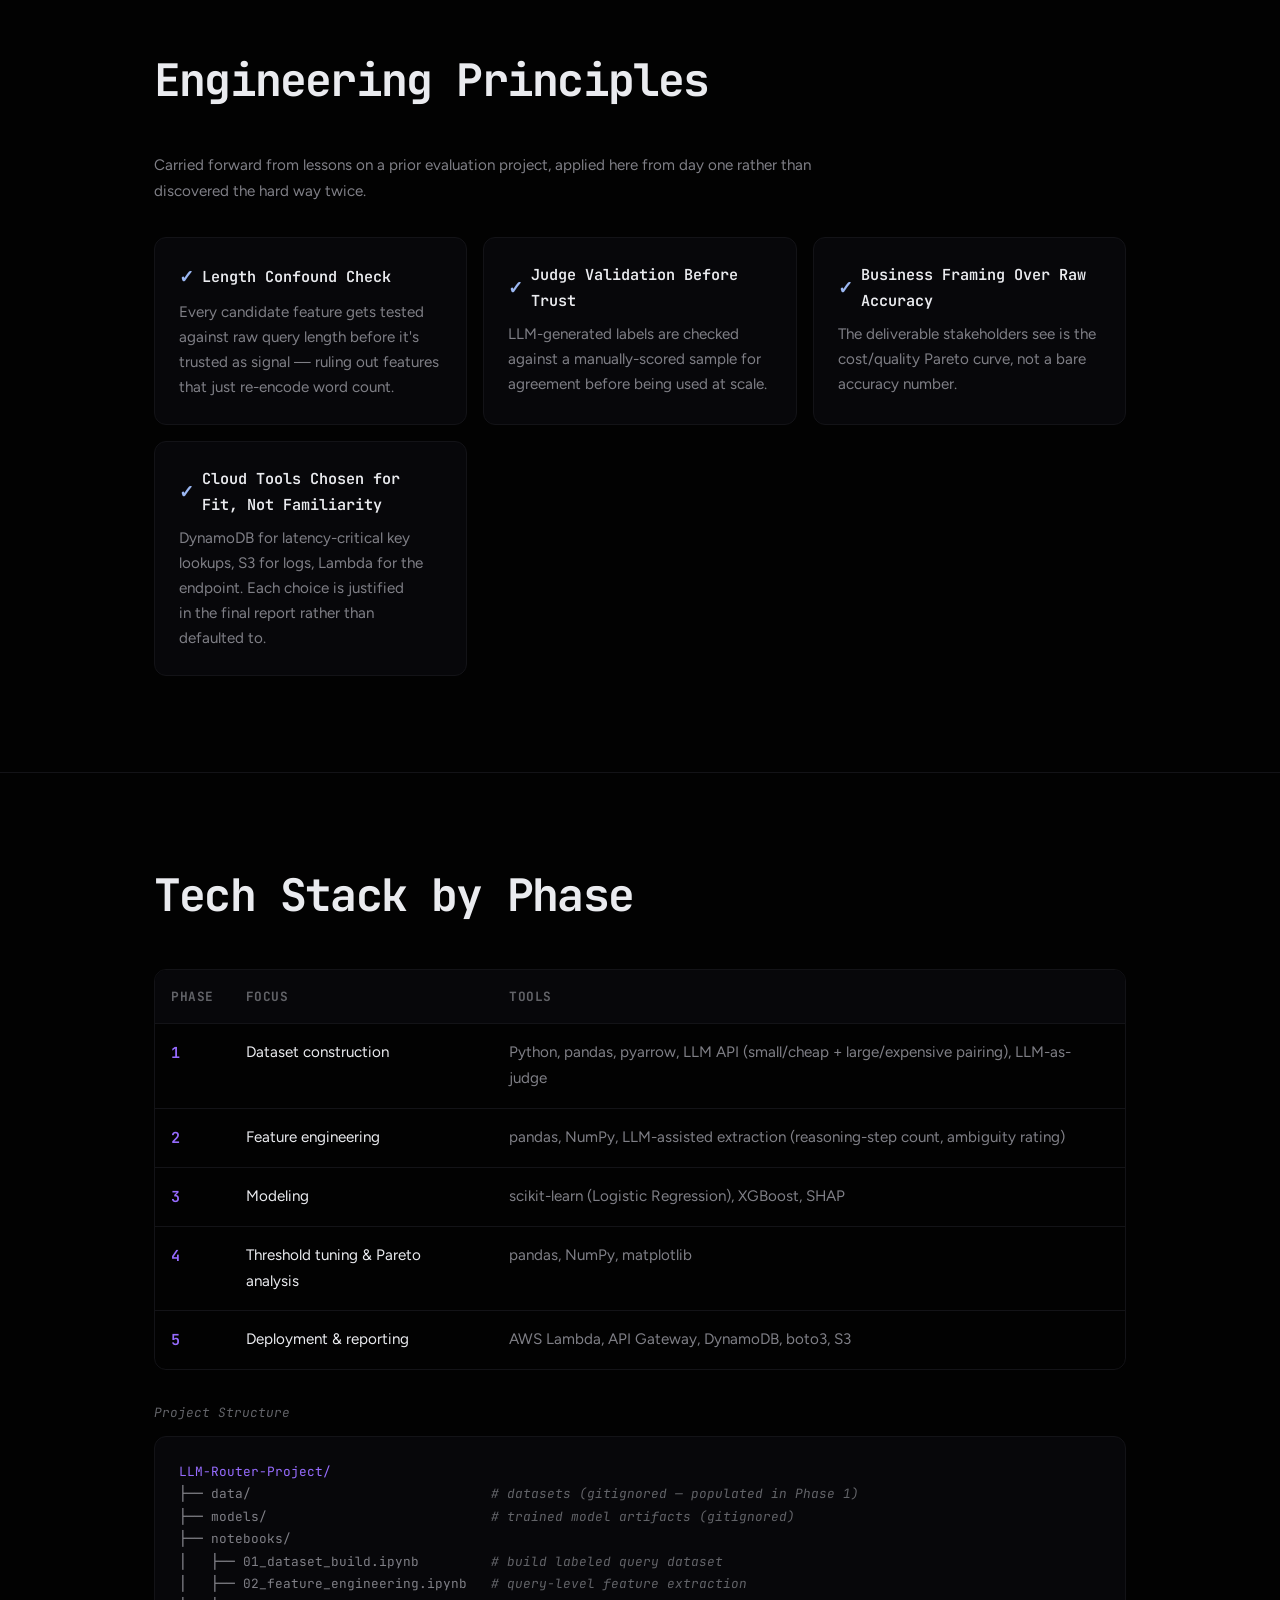
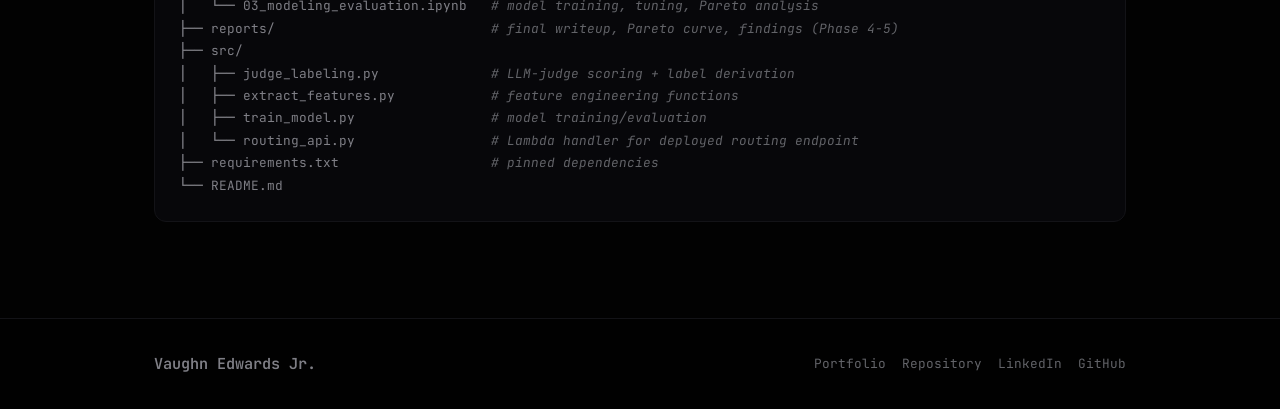
<file: llm-router-project.html>
<!DOCTYPE html>
<html lang="en">
<head>
  <meta charset="UTF-8">
  <meta name="viewport" content="width=device-width, initial-scale=1.0">
  <title>LLM Cost/Latency Router — Vaughn Edwards Jr.</title>
  <meta name="description" content="Case study: A classical ML classifier that routes LLM queries to a cheap or expensive model based on query-level features alone, targeting a cost-savings-vs-quality-loss Pareto frontier.">
  <meta property="og:title" content="LLM Cost/Latency Router — Vaughn Edwards Jr.">
  <meta property="og:description" content="A classifier that predicts whether a cheap LLM is good enough for a query, before either model is called, built with scikit-learn, XGBoost, and AWS.">
  <meta property="og:type" content="article">
  <link rel="preconnect" href="https://fonts.googleapis.com">
  <link rel="preconnect" href="https://fonts.gstatic.com" crossorigin>
  <link href="https://fonts.googleapis.com/css2?family=JetBrains+Mono:ital,wght@0,300;0,400;0,500;0,600;0,700;1,300;1,400&family=Figtree:ital,wght@0,300;0,400;0,500;0,600;1,300;1,400&display=swap" rel="stylesheet">
  <style>
    /* ── Tokens ── */
    :root {
      --bg:             oklch(0.08  0.000   0);
      --surface:        oklch(0.13  0.007 285);
      --surface-raised: oklch(0.17  0.006 285);
      --border:         oklch(0.25  0.010 285);
      --border-faint:   oklch(0.19  0.007 285);
      --ink:            oklch(0.94  0.006 285);
      --muted:          oklch(0.60  0.010 285);
      --dim:            oklch(0.50  0.008 285);
      --accent:         oklch(0.65  0.220 292);
      --accent-hover:   oklch(0.55  0.185 292);
      --accent-bg:      oklch(0.65  0.220 292 / 0.12);
      --accent-glow:    oklch(0.65  0.220 292 / 0.22);
      --support:        oklch(0.78  0.090 265);
      --support-bg:     oklch(0.78  0.090 265 / 0.12);
      --warn:           oklch(0.75  0.150 85);
      --warn-bg:        oklch(0.75  0.150 85 / 0.12);

      --font-mono: 'JetBrains Mono', 'Cascadia Code', 'Fira Code', ui-monospace, monospace;
      --font-body: 'Figtree', 'Inter', system-ui, sans-serif;

      --text-xs:   clamp(0.72rem, 0.68rem + 0.20vw, 0.80rem);
      --text-sm:   clamp(0.85rem, 0.80rem + 0.26vw, 0.95rem);
      --text-base: clamp(1.00rem, 0.95rem + 0.26vw, 1.10rem);
      --text-lg:   clamp(1.15rem, 1.05rem + 0.50vw, 1.40rem);
      --text-xl:   clamp(1.40rem, 1.20rem + 1.00vw, 1.90rem);
      --text-2xl:  clamp(1.90rem, 1.50rem + 2.00vw, 2.80rem);
      --text-hero: clamp(2.60rem, 1.60rem + 5.00vw, 5.20rem);

      --sp-1: 0.25rem; --sp-2: 0.50rem; --sp-3: 0.75rem; --sp-4: 1.00rem;
      --sp-6: 1.50rem; --sp-8: 2.00rem; --sp-12: 3.00rem; --sp-16: 4.00rem;
      --sp-24: 6.00rem;

      --r-sm: 4px; --r-md: 8px; --r-lg: 12px;
      --nav-h: 52px;
    }

    /* ── Reset ── */
    *, *::before, *::after { box-sizing: border-box; margin: 0; padding: 0; }
    html {
      scroll-behavior: smooth;
      scroll-padding-top: calc(var(--nav-h) + 20px);
      color-scheme: dark;
    }
    body {
      background: var(--bg);
      color: var(--ink);
      font-family: var(--font-body);
      font-size: var(--text-base);
      line-height: 1.7;
      -webkit-font-smoothing: antialiased;
      min-height: 100dvh;
      overflow-x: hidden;
    }

    /* ── Routing Diagram Background ── */
    .bg-route-full {
      position: fixed;
      inset: 0;
      pointer-events: none;
      z-index: 0;
      display: flex;
      align-items: center;
      justify-content: center;
      overflow: hidden;
    }
    .bg-route-full svg {
      width: 140%;
      max-width: 1800px;
      height: auto;
      opacity: 0.025;
      transform: rotate(-6deg) translateY(-5%);
    }
    h1, h2, h3, h4 {
      font-family: var(--font-mono);
      font-weight: 600;
      line-height: 1.15;
      text-wrap: balance;
      letter-spacing: -0.03em;
    }
    p { text-wrap: pretty; }
    a { color: inherit; text-decoration: none; }
    ul { list-style: none; }
    img { display: block; max-width: 100%; }
    button { background: none; border: none; cursor: pointer; font: inherit; padding: 0; text-align: left; }

    :focus-visible {
      outline: 2px solid var(--accent);
      outline-offset: 3px;
      border-radius: var(--r-sm);
    }

    /* ── Layout ── */
    .container {
      max-width: 1100px;
      margin-inline: auto;
      padding-inline: clamp(var(--sp-4), 5vw, var(--sp-16));
    }
    .section {
      padding-block: var(--sp-24);
      position: relative;
      z-index: 1;
    }
    .section + .section {
      border-top: 1px solid var(--border-faint);
    }
    .section-heading {
      font-size: var(--text-2xl);
      font-weight: 700;
      color: var(--ink);
      letter-spacing: -0.04em;
      margin-bottom: var(--sp-12);
    }

    /* ── Nav ── */
    .case-nav {
      position: fixed;
      top: 0;
      inset-inline: 0;
      height: var(--nav-h);
      background: oklch(0.06 0.000 0 / 0.94);
      backdrop-filter: blur(14px);
      -webkit-backdrop-filter: blur(14px);
      border-bottom: 1px solid var(--border-faint);
      z-index: 200;
      transition: border-color 0.3s ease;
    }
    .case-nav--scrolled { border-bottom-color: var(--border); }
    .nav-inner {
      display: flex;
      align-items: center;
      gap: var(--sp-4);
      height: 100%;
      max-width: 1100px;
      margin-inline: auto;
      padding-inline: clamp(var(--sp-4), 5vw, var(--sp-16));
    }
    .nav-back {
      font-family: var(--font-mono);
      font-size: var(--text-xs);
      font-weight: 500;
      color: var(--muted);
      display: flex;
      align-items: center;
      gap: 6px;
      flex-shrink: 0;
      margin-right: auto;
      transition: color 0.15s;
      padding: var(--sp-1) var(--sp-2);
      border-radius: var(--r-sm);
    }
    .nav-back:hover { color: var(--accent); }
    .nav-back svg { width: 14px; height: 14px; }
    .nav-links {
      display: flex;
      align-items: center;
      gap: var(--sp-1);
    }
    .nav-link {
      font-family: var(--font-mono);
      font-size: var(--text-xs);
      font-weight: 500;
      color: var(--dim);
      padding: var(--sp-2) var(--sp-3);
      border-radius: var(--r-sm);
      transition: color 0.15s, background 0.15s;
      white-space: nowrap;
    }
    .nav-link:hover { color: var(--ink); background: var(--support-bg); }
    .nav-link.active { color: var(--accent); background: var(--accent-bg); }

    .nav-mobile-btn {
      display: none;
      flex-direction: column;
      gap: 5px;
      padding: var(--sp-2);
      border-radius: var(--r-sm);
    }
    .nav-mobile-btn span {
      display: block; width: 20px; height: 2px;
      background: var(--muted); border-radius: 2px;
      transition: transform 0.2s, opacity 0.2s, background 0.2s;
    }
    .nav-mobile-btn[aria-expanded="true"] span:nth-child(1) {
      transform: translateY(7px) rotate(45deg); background: var(--ink);
    }
    .nav-mobile-btn[aria-expanded="true"] span:nth-child(2) { opacity: 0; }
    .nav-mobile-btn[aria-expanded="true"] span:nth-child(3) {
      transform: translateY(-7px) rotate(-45deg); background: var(--ink);
    }

    .mobile-menu {
      display: none;
      flex-direction: column;
      padding: var(--sp-3) clamp(var(--sp-4), 5vw, var(--sp-16));
      padding-bottom: var(--sp-4);
      background: oklch(0.06 0.000 0);
      border-bottom: 1px solid var(--border-faint);
      position: fixed;
      top: var(--nav-h);
      inset-inline: 0;
      z-index: 199;
    }
    .mobile-menu.open { display: flex; }
    .mobile-menu a {
      font-family: var(--font-mono);
      font-size: var(--text-sm);
      font-weight: 500;
      color: var(--muted);
      padding: var(--sp-3) 0;
      border-bottom: 1px solid var(--border-faint);
      transition: color 0.15s;
    }
    .mobile-menu a:last-child { border-bottom: none; }
    .mobile-menu a:hover, .mobile-menu a.active { color: var(--accent); }

    /* ── Hero ── */
    .hero {
      padding-top: calc(var(--nav-h) + var(--sp-24));
      padding-bottom: var(--sp-16);
      position: relative;
      overflow: hidden;
      z-index: 1;
    }
    .hero-content { position: relative; z-index: 1; }
    .hero-meta {
      font-family: var(--font-mono);
      font-size: var(--text-xs);
      color: var(--dim);
      letter-spacing: 0.04em;
      margin-bottom: var(--sp-6);
      display: flex;
      align-items: center;
      flex-wrap: wrap;
      gap: var(--sp-3);
    }
    .hero-meta-dot { color: var(--accent); }
    .hero-status {
      font-family: var(--font-mono);
      font-size: var(--text-xs);
      font-weight: 600;
      color: var(--warn);
      background: var(--warn-bg);
      border: 1px solid oklch(0.75 0.150 85 / 0.30);
      border-radius: var(--r-sm);
      padding: 2px var(--sp-2);
      letter-spacing: 0.02em;
    }
    .hero-title {
      font-size: var(--text-hero);
      font-weight: 700;
      letter-spacing: -0.04em;
      line-height: 1.0;
      margin-bottom: var(--sp-8);
    }
    .hero-title-line1 { display: block; color: var(--ink); }
    .hero-title-line2 { display: block; color: var(--accent); }
    .hero-thesis {
      font-size: var(--text-lg);
      color: var(--muted);
      max-width: 62ch;
      line-height: 1.65;
      margin-bottom: var(--sp-8);
    }
    .hero-thesis strong {
      color: var(--ink);
      font-weight: 500;
    }
    .tech-tags {
      display: flex;
      flex-wrap: wrap;
      gap: var(--sp-2);
      margin-bottom: var(--sp-6);
    }
    .tech-tag {
      font-family: var(--font-mono);
      font-size: var(--text-xs);
      color: var(--muted);
      border: 1px solid var(--border);
      border-radius: var(--r-sm);
      padding: 3px var(--sp-3);
      letter-spacing: 0.01em;
    }
    .repo-link {
      display: inline-flex;
      align-items: center;
      gap: var(--sp-2);
      font-family: var(--font-mono);
      font-size: var(--text-sm);
      font-weight: 600;
      color: var(--accent);
      padding: var(--sp-2) var(--sp-6);
      border: 1px solid var(--accent);
      border-radius: var(--r-sm);
      transition: background 0.18s, transform 0.15s;
    }
    .repo-link:hover {
      background: var(--accent-bg);
      transform: translateY(-1px);
    }

    /* ── Status Banner ── */
    .status-banner {
      display: flex;
      align-items: flex-start;
      gap: var(--sp-4);
      padding: var(--sp-6);
      background: var(--warn-bg);
      border: 1px solid oklch(0.75 0.150 85 / 0.25);
      border-radius: var(--r-lg);
      margin-bottom: var(--sp-12);
    }
    .status-banner-icon {
      font-size: var(--text-lg);
      line-height: 1;
      flex-shrink: 0;
    }
    .status-banner p {
      font-size: var(--text-sm);
      color: var(--muted);
      line-height: 1.65;
    }
    .status-banner strong {
      color: var(--ink);
      font-weight: 600;
    }

    /* ── Overview Grid ── */
    .overview-grid {
      display: grid;
      grid-template-columns: repeat(auto-fit, minmax(280px, 1fr));
      gap: var(--sp-6);
      margin-bottom: var(--sp-8);
    }
    .overview-card {
      padding: var(--sp-6);
      background: var(--surface);
      border: 1px solid var(--border-faint);
      border-radius: var(--r-lg);
      border-left: 3px solid var(--accent);
    }
    .overview-card h3 {
      font-size: var(--text-sm);
      font-weight: 600;
      color: var(--accent);
      letter-spacing: 0.01em;
      margin-bottom: var(--sp-3);
    }
    .overview-card p, .overview-card ul {
      font-size: var(--text-sm);
      color: var(--muted);
      line-height: 1.7;
    }
    .overview-card ul {
      padding-left: var(--sp-4);
    }
    .overview-card li {
      position: relative;
      padding-bottom: var(--sp-2);
    }
    .overview-card li::before {
      content: '–';
      position: absolute;
      left: calc(-1 * var(--sp-4));
      color: var(--dim);
    }
    .overview-card li strong { color: var(--ink); font-weight: 500; }
    .data-note {
      font-family: var(--font-mono);
      font-size: var(--text-xs);
      color: var(--dim);
      font-style: italic;
      padding-top: var(--sp-4);
      border-top: 1px solid var(--border-faint);
    }

    /* ── Roadmap Stepper ── */
    .roadmap {
      display: flex;
      flex-direction: column;
      gap: 0;
    }
    .roadmap-step {
      display: grid;
      grid-template-columns: 32px 1fr;
      gap: var(--sp-6);
    }
    .roadmap-step-rail {
      display: flex;
      flex-direction: column;
      align-items: center;
    }
    .roadmap-dot {
      width: 14px;
      height: 14px;
      border-radius: 50%;
      background: var(--surface-raised);
      border: 2px solid var(--dim);
      flex-shrink: 0;
      margin-top: 6px;
      z-index: 1;
    }
    .roadmap-dot--active {
      background: var(--accent);
      border-color: var(--accent);
      box-shadow: 0 0 0 4px var(--accent-bg);
    }
    .roadmap-dot--done {
      background: var(--support);
      border-color: var(--support);
    }
    .roadmap-line {
      width: 2px;
      flex: 1;
      background: var(--border);
      margin-top: 4px;
    }
    .roadmap-step:last-child .roadmap-line { display: none; }
    .roadmap-body {
      padding-bottom: var(--sp-8);
    }
    .roadmap-head {
      display: flex;
      align-items: center;
      flex-wrap: wrap;
      gap: var(--sp-3);
      margin-bottom: var(--sp-3);
    }
    .roadmap-title {
      font-family: var(--font-mono);
      font-size: var(--text-base);
      font-weight: 600;
      color: var(--ink);
    }
    .status-pill {
      font-family: var(--font-mono);
      font-size: var(--text-xs);
      font-weight: 600;
      padding: 2px var(--sp-2);
      border-radius: var(--r-sm);
      letter-spacing: 0.02em;
      white-space: nowrap;
    }
    .status-pill--progress {
      color: var(--warn);
      background: var(--warn-bg);
      border: 1px solid oklch(0.75 0.150 85 / 0.30);
    }
    .status-pill--planned {
      color: var(--dim);
      background: var(--surface-raised);
      border: 1px solid var(--border);
    }
    .roadmap-desc {
      font-size: var(--text-sm);
      color: var(--muted);
      line-height: 1.7;
      max-width: 68ch;
      margin-bottom: var(--sp-3);
    }
    .roadmap-desc strong { color: var(--ink); font-weight: 500; }
    .roadmap-tools {
      display: flex;
      flex-wrap: wrap;
      gap: var(--sp-2);
    }

    /* ── Principles Grid ── */
    .principles-grid {
      display: grid;
      grid-template-columns: repeat(auto-fit, minmax(300px, 1fr));
      gap: var(--sp-4);
    }
    .principle-item {
      padding: var(--sp-6);
      background: var(--surface);
      border: 1px solid var(--border-faint);
      border-radius: var(--r-lg);
    }
    .principle-name {
      font-family: var(--font-mono);
      font-size: var(--text-sm);
      font-weight: 600;
      color: var(--ink);
      margin-bottom: var(--sp-2);
      display: flex;
      align-items: center;
      gap: var(--sp-2);
    }
    .principle-check {
      color: var(--support);
      font-weight: 700;
      font-size: var(--text-base);
    }
    .principle-reason {
      font-size: var(--text-sm);
      color: var(--muted);
      line-height: 1.65;
    }

    /* ── Stack Table ── */
    .stack-table-wrap {
      overflow-x: auto;
      border: 1px solid var(--border-faint);
      border-radius: var(--r-lg);
    }
    .stack-table {
      width: 100%;
      border-collapse: collapse;
      font-size: var(--text-sm);
      min-width: 640px;
    }
    .stack-table th, .stack-table td {
      text-align: left;
      padding: var(--sp-4);
      border-bottom: 1px solid var(--border-faint);
      vertical-align: top;
    }
    .stack-table th {
      font-family: var(--font-mono);
      font-size: var(--text-xs);
      text-transform: uppercase;
      letter-spacing: 0.04em;
      color: var(--dim);
      background: var(--surface);
    }
    .stack-table tr:last-child td { border-bottom: none; }
    .stack-table td:first-child {
      font-family: var(--font-mono);
      font-weight: 600;
      color: var(--accent);
      white-space: nowrap;
    }
    .stack-table td:nth-child(2) { color: var(--ink); }
    .stack-table td:last-child { color: var(--muted); }

    /* ── Structure Code Block ── */
    .code-block {
      background: var(--surface);
      border: 1px solid var(--border-faint);
      border-radius: var(--r-lg);
      padding: var(--sp-6);
      overflow-x: auto;
    }
    .code-block pre {
      font-family: var(--font-mono);
      font-size: var(--text-xs);
      line-height: 1.75;
      color: var(--muted);
      white-space: pre;
    }
    .code-block .cb-dir { color: var(--accent); }
    .code-block .cb-comment { color: var(--dim); font-style: italic; }

    /* ── Footer ── */
    .case-footer {
      border-top: 1px solid var(--border-faint);
      padding-block: var(--sp-8);
      background: oklch(0.06 0.000 0);
      position: relative;
      z-index: 1;
    }
    .footer-inner {
      display: flex;
      justify-content: space-between;
      align-items: center;
      flex-wrap: wrap;
      gap: var(--sp-4);
    }
    .footer-name {
      font-family: var(--font-mono);
      font-size: var(--text-sm);
      font-weight: 600;
      color: var(--muted);
    }
    .footer-links {
      display: flex;
      flex-wrap: wrap;
      gap: var(--sp-4);
    }
    .footer-links a {
      font-family: var(--font-mono);
      font-size: var(--text-xs);
      color: var(--dim);
      transition: color 0.15s;
    }
    .footer-links a:hover { color: var(--accent); }

    /* ── Reveal Animations ── */
    .reveal {
      opacity: 1;
      transform: none;
    }
    @media (prefers-reduced-motion: no-preference) {
      .reveal {
        opacity: 0;
        transform: translateY(18px);
        transition: opacity 0.55s cubic-bezier(0.22, 1, 0.36, 1),
                    transform 0.55s cubic-bezier(0.22, 1, 0.36, 1);
      }
      .reveal.is-visible {
        opacity: 1;
        transform: none;
      }
      .hero-content {
        opacity: 0;
        transform: translateY(24px);
        transition: opacity 0.7s cubic-bezier(0.22, 1, 0.36, 1),
                    transform 0.7s cubic-bezier(0.22, 1, 0.36, 1);
      }
      .hero-content.is-visible {
        opacity: 1;
        transform: none;
      }
    }

    /* ── Responsive ── */
    @media (max-width: 740px) {
      .nav-links { display: none; }
      .nav-mobile-btn { display: flex; }
    }

    @media (max-width: 680px) {
      .overview-grid,
      .principles-grid {
        grid-template-columns: 1fr;
      }
      .roadmap-step { grid-template-columns: 20px 1fr; gap: var(--sp-4); }
      .roadmap-dot { width: 12px; height: 12px; }
      .footer-inner { flex-direction: column; align-items: flex-start; }
    }

    @media (max-width: 460px) {
      .hero-title { font-size: clamp(2.2rem, 10vw, 3rem); }
      .tech-tags { gap: var(--sp-1); }
      .tech-tag { font-size: 0.68rem; padding: 2px var(--sp-2); }
    }
  </style>
</head>
<body>

<!-- ═══ BACKGROUND ═══ -->
<div class="bg-route-full" aria-hidden="true">
  <svg viewBox="0 0 940 500" fill="none" stroke="white" stroke-width="1.5" stroke-linecap="round" stroke-linejoin="round">
    <circle cx="90" cy="250" r="30"/>
    <path d="M120 250 L 400 250"/>
    <path d="M400 210 L 430 250 L 400 290 L 370 250 Z"/>
    <path d="M430 235 L 720 130"/>
    <path d="M430 265 L 720 370"/>
    <circle cx="760" cy="120" r="45"/>
    <circle cx="760" cy="380" r="65" stroke-dasharray="8 6"/>
    <path d="M745 105 L 775 135 M775 105 L 745 135" stroke-width="1.2"/>
    <path d="M730 355 L 790 405 M790 355 L 730 405" stroke-width="1.2"/>
    <circle cx="90" cy="250" r="4" fill="white"/>
    <circle cx="400" cy="250" r="4" fill="white"/>
  </svg>
</div>

<!-- ═══ NAV ═══ -->
<nav class="case-nav" id="case-nav" role="navigation" aria-label="Case study navigation">
  <div class="nav-inner">
    <a href="index.html" class="nav-back" aria-label="Back to portfolio">
      <svg viewBox="0 0 16 16" fill="none" stroke="currentColor" stroke-width="2" stroke-linecap="round" aria-hidden="true">
        <path d="M10 3L5 8l5 5"/>
      </svg>
      Portfolio
    </a>
    <div class="nav-links">
      <a href="#overview" class="nav-link" data-section="overview">Overview</a>
      <a href="#roadmap" class="nav-link" data-section="roadmap">Roadmap</a>
      <a href="#principles" class="nav-link" data-section="principles">Principles</a>
      <a href="#stack" class="nav-link" data-section="stack">Tech Stack</a>
    </div>
    <button class="nav-mobile-btn" aria-label="Open navigation" aria-expanded="false" aria-controls="case-mobile-menu">
      <span></span><span></span><span></span>
    </button>
  </div>
  <div class="mobile-menu" id="case-mobile-menu" aria-hidden="true">
    <a href="#overview" data-section="overview">Overview</a>
    <a href="#roadmap" data-section="roadmap">Roadmap</a>
    <a href="#principles" data-section="principles">Principles</a>
    <a href="#stack" data-section="stack">Tech Stack</a>
  </div>
</nav>

<main>

  <!-- ═══ HERO ═══ -->
  <section class="hero" aria-labelledby="hero-title">
    <div class="container">
      <div class="hero-content" id="hero-content">
        <div class="hero-meta" aria-hidden="true">
          <span>Solo project</span>
          <span class="hero-meta-dot">·</span>
          <span>Phase 1 of 5</span>
          <span class="hero-meta-dot">·</span>
          <span class="hero-status">🚧 In Progress</span>
        </div>
        <h1 class="hero-title" id="hero-title">
          <span class="hero-title-line1">LLM Cost/Latency</span>
          <span class="hero-title-line2">Router</span>
        </h1>
        <p class="hero-thesis">
          Predicts whether a cheap, fast LLM is <strong>good enough</strong> for a given query, or whether it needs
          to be routed to a larger, more expensive model &mdash; <strong>without calling either model first</strong>.
          A classical ML classifier standing in for the default habit of routing every query to the biggest model available.
        </p>
        <div class="tech-tags" aria-label="Technologies used">
          <span class="tech-tag">Python</span>
          <span class="tech-tag">pandas</span>
          <span class="tech-tag">scikit-learn</span>
          <span class="tech-tag">XGBoost</span>
          <span class="tech-tag">SHAP</span>
          <span class="tech-tag">AWS Lambda</span>
          <span class="tech-tag">DynamoDB</span>
          <span class="tech-tag">LLM-as-Judge</span>
        </div>
        <a href="https://github.com/vledwardsjr/LLM-Router-Project"
           class="repo-link"
           target="_blank"
           rel="noopener noreferrer"
           aria-label="View LLM Router Project repository on GitHub">
          View Repository <span aria-hidden="true">↗</span>
        </a>
      </div>
    </div>
  </section>

  <!-- ═══ OVERVIEW ═══ -->
  <section id="overview" class="section" aria-labelledby="overview-heading">
    <div class="container">
      <h2 class="section-heading reveal" id="overview-heading">What This Is Building Toward</h2>

      <div class="status-banner reveal" role="note">
        <span class="status-banner-icon" aria-hidden="true">🚧</span>
        <p><strong>Day 1 &mdash; Phase 1 (dataset construction) in progress.</strong> Nothing is shipped yet. This
        page tracks the live plan as it's built out, phase by phase, rather than presenting finished results that
        don't exist.</p>
      </div>

      <div class="overview-grid">
        <div class="overview-card reveal">
          <h3>The Problem</h3>
          <p>Evaluating LLM outputs professionally means constantly making one judgment call: is this response good
          enough? Most teams answer it by defaulting every query to the largest, most capable model available &mdash;
          a safe answer, but not a cheap or a <em>designed</em> one. There's no principled, upfront decision about
          which queries actually need the expensive model.</p>
        </div>
        <div class="overview-card reveal">
          <h3>The Approach</h3>
          <p>Instead of building another LLM, this builds a classical ML classifier that looks at a query
          <strong>before</strong> either model is called and predicts whether the small/cheap model will be
          sufficient. Every feature has to be derivable from the query alone &mdash; if routing requires calling the
          expensive model to check whether you needed it, it isn't saving anything.</p>
        </div>
        <div class="overview-card reveal">
          <h3>Baselines It Has to Beat</h3>
          <ul>
            <li><strong>Always route to the large model</strong> &mdash; 100% quality, 0% cost savings</li>
            <li><strong>Always route to the small model</strong> &mdash; maximum savings, unknown quality loss</li>
          </ul>
        </div>
        <div class="overview-card reveal">
          <h3>The Deliverable</h3>
          <p>A cost-savings-vs-quality-loss Pareto frontier &mdash; the business-facing answer to "how much can we
          save without hurting quality" &mdash; plus a real-time endpoint that acts on it.</p>
        </div>
      </div>

      <p class="data-note reveal">Environment: Python 3.11, dedicated conda env, JupyterLab for notebooks.</p>
    </div>
  </section>

  <!-- ═══ ROADMAP ═══ -->
  <section id="roadmap" class="section" aria-labelledby="roadmap-heading">
    <div class="container">
      <h2 class="section-heading reveal" id="roadmap-heading">Roadmap by Phase</h2>

      <div class="roadmap">

        <div class="roadmap-step reveal">
          <div class="roadmap-step-rail">
            <div class="roadmap-dot roadmap-dot--active"></div>
            <div class="roadmap-line"></div>
          </div>
          <div class="roadmap-body">
            <div class="roadmap-head">
              <span class="roadmap-title">1. Dataset Construction</span>
              <span class="status-pill status-pill--progress">In Progress</span>
            </div>
            <p class="roadmap-desc">Run a query set through a small (cheap/fast) and large (expensive/slow) LLM,
            score both outputs with an LLM-judge, and derive a "small model sufficient" label. The judge itself gets
            validated first: a manual sample (~50&ndash;100 queries) is hand-scored and checked for agreement before
            trusting it on the full set.</p>
            <div class="roadmap-tools">
              <span class="tech-tag">Python</span>
              <span class="tech-tag">pandas</span>
              <span class="tech-tag">pyarrow</span>
              <span class="tech-tag">LLM API (small + large)</span>
              <span class="tech-tag">LLM-as-Judge</span>
            </div>
          </div>
        </div>

        <div class="roadmap-step reveal" data-delay="60">
          <div class="roadmap-step-rail">
            <div class="roadmap-dot"></div>
            <div class="roadmap-line"></div>
          </div>
          <div class="roadmap-body">
            <div class="roadmap-head">
              <span class="roadmap-title">2. Feature Engineering</span>
              <span class="status-pill status-pill--planned">Planned</span>
            </div>
            <p class="roadmap-desc">Extract query-level signals only: length, estimated reasoning-step count, entity
            density, domain/task type, ambiguity, question type. No response-level features &mdash; the model has to
            decide before either LLM runs. Every new feature gets checked against raw query length before being
            trusted, so it's adding real signal and not just re-encoding word count.</p>
            <div class="roadmap-tools">
              <span class="tech-tag">pandas</span>
              <span class="tech-tag">NumPy</span>
              <span class="tech-tag">LLM-assisted extraction</span>
            </div>
          </div>
        </div>

        <div class="roadmap-step reveal" data-delay="120">
          <div class="roadmap-step-rail">
            <div class="roadmap-dot"></div>
            <div class="roadmap-line"></div>
          </div>
          <div class="roadmap-body">
            <div class="roadmap-head">
              <span class="roadmap-title">3. Modeling</span>
              <span class="status-pill status-pill--planned">Planned</span>
            </div>
            <p class="roadmap-desc">Logistic Regression baseline, then XGBoost as the main model. Evaluated on
            precision/recall/ROC-AUC, with feature importance via SHAP &mdash; but accuracy alone isn't the bar;
            Phase 4's tradeoff curve is.</p>
            <div class="roadmap-tools">
              <span class="tech-tag">scikit-learn</span>
              <span class="tech-tag">XGBoost</span>
              <span class="tech-tag">SHAP</span>
            </div>
          </div>
        </div>

        <div class="roadmap-step reveal" data-delay="180">
          <div class="roadmap-step-rail">
            <div class="roadmap-dot"></div>
            <div class="roadmap-line"></div>
          </div>
          <div class="roadmap-body">
            <div class="roadmap-head">
              <span class="roadmap-title">4. Threshold Tuning &amp; Pareto Analysis</span>
              <span class="status-pill status-pill--planned">Planned</span>
            </div>
            <p class="roadmap-desc">Sweep the classification threshold and plot cost savings (% routed to the cheap
            model) against quality loss on those queries. This chart is the headline deliverable for stakeholders.</p>
            <div class="roadmap-tools">
              <span class="tech-tag">pandas</span>
              <span class="tech-tag">NumPy</span>
              <span class="tech-tag">matplotlib</span>
            </div>
          </div>
        </div>

        <div class="roadmap-step reveal" data-delay="240">
          <div class="roadmap-step-rail">
            <div class="roadmap-dot"></div>
          </div>
          <div class="roadmap-body">
            <div class="roadmap-head">
              <span class="roadmap-title">5. Deployment &amp; Report</span>
              <span class="status-pill status-pill--planned">Planned</span>
            </div>
            <p class="roadmap-desc">Wrap the trained model in a Lambda function behind API Gateway, with DynamoDB for
            low-latency decision caching &mdash; a key-based lookup at request time, not a relational join,
            deliberately not RDS. Final report covers dataset methodology, judge validation results, model
            comparison, the Pareto curve, and the chosen threshold with business justification.</p>
            <div class="roadmap-tools">
              <span class="tech-tag">AWS Lambda</span>
              <span class="tech-tag">API Gateway</span>
              <span class="tech-tag">DynamoDB</span>
              <span class="tech-tag">boto3</span>
              <span class="tech-tag">S3</span>
            </div>
          </div>
        </div>

      </div>
    </div>
  </section>

  <!-- ═══ PRINCIPLES ═══ -->
  <section id="principles" class="section" aria-labelledby="principles-heading">
    <div class="container">
      <h2 class="section-heading reveal" id="principles-heading">Engineering Principles</h2>
      <p class="roadmap-desc reveal" style="margin-bottom: var(--sp-8);">Carried forward from lessons on a prior
      evaluation project, applied here from day one rather than discovered the hard way twice.</p>

      <div class="principles-grid">
        <div class="principle-item reveal">
          <div class="principle-name"><span class="principle-check" aria-hidden="true">&check;</span> Length Confound Check</div>
          <p class="principle-reason">Every candidate feature gets tested against raw query length before it's
          trusted as signal &mdash; ruling out features that just re-encode word count.</p>
        </div>
        <div class="principle-item reveal">
          <div class="principle-name"><span class="principle-check" aria-hidden="true">&check;</span> Judge Validation Before Trust</div>
          <p class="principle-reason">LLM-generated labels are checked against a manually-scored sample for agreement
          before being used at scale.</p>
        </div>
        <div class="principle-item reveal">
          <div class="principle-name"><span class="principle-check" aria-hidden="true">&check;</span> Business Framing Over Raw Accuracy</div>
          <p class="principle-reason">The deliverable stakeholders see is the cost/quality Pareto curve, not a bare
          accuracy number.</p>
        </div>
        <div class="principle-item reveal">
          <div class="principle-name"><span class="principle-check" aria-hidden="true">&check;</span> Cloud Tools Chosen for Fit, Not Familiarity</div>
          <p class="principle-reason">DynamoDB for latency-critical key lookups, S3 for logs, Lambda for the
          endpoint. Each choice is justified in the final report rather than defaulted to.</p>
        </div>
      </div>
    </div>
  </section>

  <!-- ═══ TECH STACK ═══ -->
  <section id="stack" class="section" aria-labelledby="stack-heading">
    <div class="container">
      <h2 class="section-heading reveal" id="stack-heading">Tech Stack by Phase</h2>

      <div class="stack-table-wrap reveal">
        <table class="stack-table">
          <thead>
            <tr>
              <th scope="col">Phase</th>
              <th scope="col">Focus</th>
              <th scope="col">Tools</th>
            </tr>
          </thead>
          <tbody>
            <tr>
              <td>1</td>
              <td>Dataset construction</td>
              <td>Python, pandas, pyarrow, LLM API (small/cheap + large/expensive pairing), LLM-as-judge</td>
            </tr>
            <tr>
              <td>2</td>
              <td>Feature engineering</td>
              <td>pandas, NumPy, LLM-assisted extraction (reasoning-step count, ambiguity rating)</td>
            </tr>
            <tr>
              <td>3</td>
              <td>Modeling</td>
              <td>scikit-learn (Logistic Regression), XGBoost, SHAP</td>
            </tr>
            <tr>
              <td>4</td>
              <td>Threshold tuning &amp; Pareto analysis</td>
              <td>pandas, NumPy, matplotlib</td>
            </tr>
            <tr>
              <td>5</td>
              <td>Deployment &amp; reporting</td>
              <td>AWS Lambda, API Gateway, DynamoDB, boto3, S3</td>
            </tr>
          </tbody>
        </table>
      </div>

      <span class="data-note reveal" style="display: block; margin-top: var(--sp-8); border-top: none; padding-top: 0;">Project Structure</span>
      <div class="code-block reveal" style="margin-top: var(--sp-3);">
        <pre><span class="cb-dir">LLM-Router-Project/</span>
├── data/                              <span class="cb-comment"># datasets (gitignored — populated in Phase 1)</span>
├── models/                            <span class="cb-comment"># trained model artifacts (gitignored)</span>
├── notebooks/
│   ├── 01_dataset_build.ipynb         <span class="cb-comment"># build labeled query dataset</span>
│   ├── 02_feature_engineering.ipynb   <span class="cb-comment"># query-level feature extraction</span>
│   └── 03_modeling_evaluation.ipynb   <span class="cb-comment"># model training, tuning, Pareto analysis</span>
├── reports/                           <span class="cb-comment"># final writeup, Pareto curve, findings (Phase 4-5)</span>
├── src/
│   ├── judge_labeling.py              <span class="cb-comment"># LLM-judge scoring + label derivation</span>
│   ├── extract_features.py            <span class="cb-comment"># feature engineering functions</span>
│   ├── train_model.py                 <span class="cb-comment"># model training/evaluation</span>
│   └── routing_api.py                 <span class="cb-comment"># Lambda handler for deployed routing endpoint</span>
├── requirements.txt                   <span class="cb-comment"># pinned dependencies</span>
└── README.md</pre>
      </div>
    </div>
  </section>

</main>

<!-- ═══ FOOTER ═══ -->
<footer class="case-footer" role="contentinfo">
  <div class="container">
    <div class="footer-inner">
      <span class="footer-name">Vaughn Edwards Jr.</span>
      <div class="footer-links">
        <a href="index.html">Portfolio</a>
        <a href="https://github.com/vledwardsjr/LLM-Router-Project" target="_blank" rel="noopener noreferrer">Repository</a>
        <a href="https://www.linkedin.com/in/vaughn-edwards-jr/" target="_blank" rel="noopener noreferrer">LinkedIn</a>
        <a href="https://github.com/vledwardsjr" target="_blank" rel="noopener noreferrer">GitHub</a>
      </div>
    </div>
  </div>
</footer>

<script>
(function() {
  'use strict';

  // ── Intersection Observer for reveals ──
  var prefersReduced = window.matchMedia('(prefers-reduced-motion: reduce)').matches;

  if (!prefersReduced) {
    var revealObserver = new IntersectionObserver(function(entries) {
      entries.forEach(function(entry) {
        if (entry.isIntersecting) {
          var delay = parseInt(entry.target.dataset.delay) || 0;
          setTimeout(function() {
            entry.target.classList.add('is-visible');
          }, delay);
          revealObserver.unobserve(entry.target);
        }
      });
    }, { threshold: 0.1, rootMargin: '0px 0px -40px 0px' });

    document.querySelectorAll('.reveal, .hero-content').forEach(function(el) {
      revealObserver.observe(el);
    });
  } else {
    document.querySelectorAll('.reveal, .hero-content').forEach(function(el) {
      el.classList.add('is-visible');
    });
  }

  // ── Scroll spy ──
  var nav = document.getElementById('case-nav');
  var sections = document.querySelectorAll('.section[id], .hero');
  var navLinks = document.querySelectorAll('.nav-link, .mobile-menu a');

  function updateScrollSpy() {
    var scrollY = window.scrollY + 100;

    if (scrollY > 60) {
      nav.classList.add('case-nav--scrolled');
    } else {
      nav.classList.remove('case-nav--scrolled');
    }

    var current = '';
    sections.forEach(function(section) {
      if (section.offsetTop <= scrollY) {
        current = section.id || '';
      }
    });

    navLinks.forEach(function(link) {
      if (link.dataset.section === current) {
        link.classList.add('active');
      } else {
        link.classList.remove('active');
      }
    });
  }

  var scrollTicking = false;
  window.addEventListener('scroll', function() {
    if (!scrollTicking) {
      requestAnimationFrame(function() {
        updateScrollSpy();
        scrollTicking = false;
      });
      scrollTicking = true;
    }
  }, { passive: true });
  updateScrollSpy();

  // ── Mobile nav ──
  var mobileBtn = document.querySelector('.nav-mobile-btn');
  var mobileMenu = document.getElementById('case-mobile-menu');

  if (mobileBtn && mobileMenu) {
    mobileBtn.addEventListener('click', function() {
      var isOpen = mobileBtn.getAttribute('aria-expanded') === 'true';
      mobileBtn.setAttribute('aria-expanded', !isOpen);
      mobileMenu.setAttribute('aria-hidden', isOpen);
      mobileMenu.classList.toggle('open');
    });

    mobileMenu.querySelectorAll('a').forEach(function(link) {
      link.addEventListener('click', function() {
        mobileBtn.setAttribute('aria-expanded', 'false');
        mobileMenu.setAttribute('aria-hidden', 'true');
        mobileMenu.classList.remove('open');
      });
    });
  }
})();
</script>

</body>
</html>
</file>
<file: styles.css>
/* ─────────────────────────────────────────
   Tokens
───────────────────────────────────────── */
:root {
  /* Palette — OKLCH — black base, purple accents */
  --bg:             oklch(0.08  0.000   0);
  --surface:        oklch(0.13  0.007 285);
  --surface-raised: oklch(0.17  0.006 285);
  --border:         oklch(0.25  0.010 285);
  --border-faint:   oklch(0.19  0.007 285);
  --ink:            oklch(0.94  0.006 285);
  --muted:          oklch(0.60  0.010 285);
  --dim:            oklch(0.50  0.008 285);
  --primary:        oklch(0.65  0.220 292);
  --primary-dim:    oklch(0.55  0.185 292);
  --primary-bg:     oklch(0.65  0.220 292 / 0.12);
  --primary-glow:   oklch(0.65  0.220 292 / 0.22);
  --accent:         oklch(0.78  0.090 265);
  --accent-bg:      oklch(0.78  0.090 265 / 0.12);

  /* Typography */
  --font-mono: 'JetBrains Mono', 'Cascadia Code', 'Fira Code', ui-monospace, monospace;
  --font-body: 'Figtree', 'Inter', system-ui, sans-serif;

  /* Type scale — fluid */
  --text-xs:   clamp(0.72rem,  0.68rem + 0.20vw, 0.80rem);
  --text-sm:   clamp(0.85rem,  0.80rem + 0.26vw, 0.95rem);
  --text-base: clamp(1.00rem,  0.95rem + 0.26vw, 1.10rem);
  --text-lg:   clamp(1.15rem,  1.05rem + 0.50vw, 1.40rem);
  --text-xl:   clamp(1.40rem,  1.20rem + 1.00vw, 1.90rem);
  --text-2xl:  clamp(1.90rem,  1.50rem + 2.00vw, 2.80rem);
  --text-hero: clamp(3.00rem,  1.80rem + 6.00vw, 6.00rem);

  /* Spacing */
  --sp-1:  0.25rem;
  --sp-2:  0.50rem;
  --sp-3:  0.75rem;
  --sp-4:  1.00rem;
  --sp-6:  1.50rem;
  --sp-8:  2.00rem;
  --sp-12: 3.00rem;
  --sp-16: 4.00rem;
  --sp-24: 6.00rem;

  /* Radii */
  --r-sm: 4px;
  --r-md: 8px;
  --r-lg: 12px;

  /* Nav */
  --nav-h: 56px;

  /* Z-index */
  --z-nav:    100;
  --z-mobile: 110;
}

/* ─────────────────────────────────────────
   Reset & Base
───────────────────────────────────────── */
*, *::before, *::after {
  box-sizing: border-box;
  margin: 0;
  padding: 0;
}

html {
  scroll-behavior: smooth;
  scroll-padding-top: calc(var(--nav-h) + 16px);
  color-scheme: dark;
}

body {
  background: var(--bg);
  color: var(--ink);
  font-family: var(--font-body);
  font-size: var(--text-base);
  line-height: 1.7;
  -webkit-font-smoothing: antialiased;
  min-height: 100dvh;
  overflow-x: hidden;
}

h1, h2, h3, h4 {
  font-family: var(--font-mono);
  font-weight: 600;
  line-height: 1.15;
  text-wrap: balance;
  letter-spacing: -0.03em;
}

p { text-wrap: pretty; }

a {
  color: inherit;
  text-decoration: none;
}

ul { list-style: none; }

img, svg { display: block; }

button {
  background: none;
  border: none;
  cursor: pointer;
  font: inherit;
}

:focus-visible {
  outline: 2px solid var(--primary);
  outline-offset: 3px;
  border-radius: var(--r-sm);
}

/* ─────────────────────────────────────────
   Layout
───────────────────────────────────────── */
.container {
  max-width: 1080px;
  margin-inline: auto;
  padding-inline: clamp(var(--sp-4), 5vw, var(--sp-16));
}

.section {
  padding-block: var(--sp-24);
  position: relative;
}

.section + .section {
  border-top: 1px solid var(--border-faint);
}

/* ─────────────────────────────────────────
   Navigation
───────────────────────────────────────── */
.nav {
  position: fixed;
  top: 0;
  inset-inline: 0;
  height: var(--nav-h);
  background: oklch(0.06 0.000 0 / 0.94);
  backdrop-filter: blur(14px);
  -webkit-backdrop-filter: blur(14px);
  border-bottom: 1px solid var(--border-faint);
  z-index: var(--z-nav);
  transition: background 0.3s ease, border-color 0.3s ease;
}

.nav--scrolled {
  border-bottom-color: var(--border);
}

.nav-inner {
  display: flex;
  align-items: center;
  gap: var(--sp-6);
  height: 100%;
  max-width: 1080px;
  margin-inline: auto;
  padding-inline: clamp(var(--sp-4), 5vw, var(--sp-16));
}

.nav-brand {
  font-family: var(--font-mono);
  font-weight: 700;
  font-size: var(--text-lg);
  color: var(--ink);
  letter-spacing: -0.04em;
  flex-shrink: 0;
  margin-right: auto;
}

.nav-brand-dot { color: var(--primary); }

.nav-tabs {
  display: flex;
  align-items: center;
  gap: var(--sp-1);
}

.nav-tab {
  font-family: var(--font-mono);
  font-size: var(--text-xs);
  font-weight: 500;
  letter-spacing: 0.02em;
  color: var(--muted);
  padding: var(--sp-2) var(--sp-3);
  border-radius: var(--r-sm);
  transition: color 0.18s ease, background 0.18s ease;
  white-space: nowrap;
}

.nav-tab:hover {
  color: var(--ink);
  background: var(--surface);
}

.nav-tab.active {
  color: var(--primary);
  background: var(--primary-bg);
}

/* Mobile toggle */
.nav-mobile-btn {
  display: none;
  flex-direction: column;
  gap: 5px;
  padding: var(--sp-2);
  margin-left: auto;
  border-radius: var(--r-sm);
}

.hamburger-line {
  display: block;
  width: 22px;
  height: 2px;
  background: var(--muted);
  border-radius: 2px;
  transition: transform 0.2s ease, opacity 0.2s ease, background 0.2s ease;
}

.nav-mobile-btn[aria-expanded="true"] .hamburger-line:nth-child(1) {
  transform: translateY(7px) rotate(45deg);
  background: var(--ink);
}
.nav-mobile-btn[aria-expanded="true"] .hamburger-line:nth-child(2) {
  opacity: 0;
}
.nav-mobile-btn[aria-expanded="true"] .hamburger-line:nth-child(3) {
  transform: translateY(-7px) rotate(-45deg);
  background: var(--ink);
}

/* Mobile menu */
.mobile-menu {
  display: none;
  flex-direction: column;
  padding: var(--sp-3) clamp(var(--sp-4), 5vw, var(--sp-16));
  padding-bottom: var(--sp-4);
  background: oklch(0.06 0.000 0);
  border-bottom: 1px solid var(--border-faint);
  position: fixed;
  top: var(--nav-h);
  inset-inline: 0;
  z-index: var(--z-mobile);
}

.mobile-menu.open { display: flex; }

.mobile-tab {
  font-family: var(--font-mono);
  font-size: var(--text-sm);
  font-weight: 500;
  color: var(--muted);
  padding: var(--sp-3) 0;
  border-bottom: 1px solid var(--border-faint);
  transition: color 0.15s ease;
}

.mobile-tab:last-child { border-bottom: none; }
.mobile-tab:hover, .mobile-tab.active { color: var(--primary); }

/* ─────────────────────────────────────────
   Hero
───────────────────────────────────────── */
#about {
  padding-top: calc(var(--nav-h) + var(--sp-24));
  padding-bottom: var(--sp-16);
}

/* Dot grid background */
.hero-bg {
  position: absolute;
  inset: 0;
  background-image: url("data:image/svg+xml,%3Csvg width='28' height='28' xmlns='http://www.w3.org/2000/svg'%3E%3Ccircle cx='14' cy='14' r='1.2' fill='%23ffffff' fill-opacity='0.07'/%3E%3C/svg%3E");
  background-size: 28px 28px;
  pointer-events: none;
  mask-image: linear-gradient(to bottom, oklch(1 0 0) 0%, transparent 72%);
  -webkit-mask-image: linear-gradient(to bottom, oklch(1 0 0) 0%, transparent 72%);
}

.hero {
  padding-bottom: var(--sp-4);
}

.hero-label {
  display: flex;
  align-items: center;
  gap: var(--sp-2);
  margin-bottom: var(--sp-6);
  font-family: var(--font-mono);
  font-size: var(--text-xs);
  color: var(--dim);
  letter-spacing: 0.04em;
}

.label-prompt {
  color: var(--primary);
  font-weight: 600;
  animation: prompt-blink 2.4s step-end infinite;
}

@keyframes prompt-blink {
  0%, 100% { opacity: 1; }
  50% { opacity: 0.2; }
}

.hero-name {
  display: block;
  font-family: var(--font-mono);
  font-size: var(--text-hero);
  font-weight: 700;
  letter-spacing: -0.04em;
  line-height: 1.0;
  color: var(--ink);
  margin-bottom: var(--sp-6);
}

.hero-first { display: block; color: var(--ink); }
.hero-last  { display: block; color: var(--primary); }

/* Blinking cursor */
.cursor {
  display: inline-block;
  width: 3px;
  height: 0.8em;
  background: var(--primary);
  margin-left: 4px;
  vertical-align: middle;
  border-radius: 1px;
  animation: cursor-blink 1.1s step-end infinite;
}

@keyframes cursor-blink {
  0%, 100% { opacity: 1; }
  50% { opacity: 0; }
}

.hero-status {
  font-family: var(--font-mono);
  font-size: var(--text-sm);
  color: var(--accent);
  margin-bottom: var(--sp-6);
  letter-spacing: 0.01em;
}

.hero-bio {
  font-size: var(--text-base);
  color: var(--muted);
  max-width: 68ch;
  line-height: 1.75;
  margin-bottom: var(--sp-8);
}

.hero-contact {
  display: flex;
  flex-wrap: wrap;
  gap: var(--sp-2);
  margin-bottom: var(--sp-6);
}

.contact-chip {
  font-family: var(--font-mono);
  font-size: var(--text-xs);
  color: var(--muted);
  border: 1px solid var(--border);
  border-radius: var(--r-sm);
  padding: var(--sp-1) var(--sp-3);
  transition: color 0.18s ease, border-color 0.18s ease;
  display: flex;
  align-items: center;
  gap: 4px;
}

.contact-chip:hover {
  color: var(--primary);
  border-color: var(--primary-dim);
}

.ext-arrow { font-size: 0.8em; opacity: 0.7; }

.hero-interests {
  display: flex;
  flex-wrap: wrap;
  gap: var(--sp-2);
}

.interest-tag {
  font-family: var(--font-mono);
  font-size: var(--text-xs);
  color: var(--dim);
  border: 1px solid var(--border-faint);
  border-radius: var(--r-sm);
  padding: 3px var(--sp-2);
  letter-spacing: 0.01em;
}

/* ─────────────────────────────────────────
   Section headings
───────────────────────────────────────── */
.section-heading {
  font-family: var(--font-mono);
  font-size: var(--text-2xl);
  font-weight: 700;
  color: var(--ink);
  letter-spacing: -0.04em;
  margin-bottom: var(--sp-12);
}

/* ─────────────────────────────────────────
   Education
───────────────────────────────────────── */
.edu-panel {
  padding: var(--sp-8);
  background: var(--surface);
  border: 1px solid var(--border-faint);
  border-radius: var(--r-lg);
}

.edu-top {
  display: flex;
  justify-content: space-between;
  align-items: flex-start;
  gap: var(--sp-6);
  margin-bottom: var(--sp-6);
  flex-wrap: wrap;
}

.edu-school {
  font-family: var(--font-mono);
  font-size: var(--text-xl);
  font-weight: 700;
  color: var(--ink);
  letter-spacing: -0.03em;
  margin-bottom: var(--sp-2);
}

.edu-degree {
  font-size: var(--text-sm);
  color: var(--muted);
}

.edu-gpa {
  display: flex;
  flex-direction: column;
  align-items: flex-end;
  flex-shrink: 0;
}

.gpa-label {
  font-family: var(--font-mono);
  font-size: var(--text-xs);
  color: var(--dim);
  letter-spacing: 0.06em;
  text-transform: uppercase;
  margin-bottom: 2px;
}

.gpa-value {
  font-family: var(--font-mono);
  font-size: var(--text-2xl);
  font-weight: 700;
  color: var(--primary);
  letter-spacing: -0.03em;
  line-height: 1;
}

.edu-courses {
  padding-top: var(--sp-6);
  border-top: 1px solid var(--border-faint);
}

.courses-label {
  font-family: var(--font-mono);
  font-size: var(--text-xs);
  color: var(--dim);
  letter-spacing: 0.04em;
  text-transform: uppercase;
  display: block;
  margin-bottom: var(--sp-3);
}

.course-tags {
  display: flex;
  flex-wrap: wrap;
  gap: var(--sp-2);
}

.course-tag {
  font-size: var(--text-sm);
  color: var(--muted);
  background: var(--surface-raised);
  border: 1px solid var(--border-faint);
  border-radius: var(--r-sm);
  padding: var(--sp-1) var(--sp-3);
}

/* ─────────────────────────────────────────
   Project Filters
───────────────────────────────────────── */
.project-filters {
  display: flex;
  flex-wrap: wrap;
  gap: var(--sp-2);
  margin-bottom: var(--sp-8);
}

@media (max-width: 680px) {
  .project-filters {
    flex-wrap: nowrap;
    overflow-x: auto;
    -webkit-overflow-scrolling: touch;
    scrollbar-width: none;
    padding-bottom: var(--sp-2);
  }
  .project-filters::-webkit-scrollbar { display: none; }
  .filter-tag { flex-shrink: 0; }
}

.filter-tag {
  font-family: var(--font-mono);
  font-size: var(--text-xs);
  font-weight: 500;
  color: var(--muted);
  background: transparent;
  border: 1px solid var(--border);
  border-radius: var(--r-sm);
  padding: var(--sp-1) var(--sp-3);
  cursor: pointer;
  transition: color 0.15s ease, border-color 0.15s ease, background 0.15s ease;
}

.filter-tag:hover {
  color: var(--ink);
  border-color: var(--primary-dim);
}

.filter-tag.active {
  color: var(--primary);
  background: var(--primary-bg);
  border-color: oklch(0.65 0.220 292 / 0.35);
}

.project-panel[data-filtered="false"] {
  display: none;
}

/* ─────────────────────────────────────────
   Projects
───────────────────────────────────────── */
.projects-list {
  display: flex;
  flex-direction: column;
  gap: var(--sp-6);
}

.project-panel {
  padding: var(--sp-8);
  background: var(--surface);
  border: 1px solid var(--border-faint);
  border-radius: var(--r-lg);
  transition: border-color 0.2s ease, transform 0.2s ease;
}

.project-panel:hover {
  border-color: oklch(0.65 0.220 292 / 0.40);
  transform: translateY(-2px);
}

.project-header {
  margin-bottom: var(--sp-6);
}

.project-title-row {
  display: flex;
  align-items: flex-start;
  flex-wrap: wrap;
  gap: var(--sp-3);
  margin-bottom: var(--sp-3);
}

.project-title {
  font-family: var(--font-mono);
  font-size: var(--text-lg);
  font-weight: 600;
  color: var(--ink);
  letter-spacing: -0.03em;
  flex: 1;
  min-width: 0;
  text-wrap: balance;
}

.project-status {
  font-family: var(--font-mono);
  font-size: var(--text-xs);
  font-weight: 600;
  padding: 3px var(--sp-2);
  border-radius: var(--r-sm);
  flex-shrink: 0;
  white-space: nowrap;
  align-self: flex-start;
  margin-top: 3px;
}

.project-status--progress {
  background: var(--primary-bg);
  color: var(--primary);
  border: 1px solid oklch(0.65 0.220 292 / 0.30);
}

.project-status--shipped {
  background: var(--accent-bg);
  color: var(--accent);
  border: 1px solid oklch(0.78 0.090 265 / 0.30);
}

.project-tools {
  display: flex;
  flex-wrap: wrap;
  gap: var(--sp-2);
  margin-bottom: var(--sp-2);
}

.tool-tag {
  font-family: var(--font-mono);
  font-size: var(--text-xs);
  color: var(--muted);
  border: 1px solid var(--border);
  border-radius: var(--r-sm);
  padding: 2px var(--sp-2);
}

.project-date {
  font-family: var(--font-mono);
  font-size: var(--text-xs);
  color: var(--dim);
  letter-spacing: 0.01em;
  display: block;
}

.project-bullets {
  padding-left: var(--sp-4);
  display: flex;
  flex-direction: column;
  gap: var(--sp-3);
  margin-bottom: var(--sp-6);
}

.project-bullets li {
  font-size: var(--text-sm);
  color: var(--muted);
  line-height: 1.65;
  position: relative;
}

.project-bullets li::before {
  content: '–';
  position: absolute;
  left: calc(-1 * var(--sp-4));
  color: var(--dim);
}

.project-actions {
  display: flex;
  align-items: center;
  flex-wrap: wrap;
  gap: var(--sp-4);
}

.project-case-link {
  display: inline-flex;
  align-items: center;
  gap: var(--sp-2);
  font-family: var(--font-mono);
  font-size: var(--text-sm);
  font-weight: 600;
  color: oklch(0.96 0.006 285);
  background: var(--primary);
  padding: var(--sp-2) var(--sp-6);
  border-radius: var(--r-sm);
  transition: background 0.18s ease, transform 0.15s ease;
  white-space: nowrap;
}

.project-case-link:hover {
  background: var(--primary-dim);
  transform: translateY(-1px);
}

.project-panel--linked {
  position: relative;
  cursor: pointer;
}

.project-case-link::after {
  content: '';
  position: absolute;
  inset: 0;
  z-index: 1;
  border-radius: var(--r-lg);
}

.project-panel--linked .project-repo-link {
  position: relative;
  z-index: 2;
}

.project-repo-link {
  display: inline-flex;
  align-items: center;
  gap: var(--sp-2);
  font-family: var(--font-mono);
  font-size: var(--text-sm);
  font-weight: 500;
  color: var(--primary-dim);
  border-bottom: 1px solid oklch(0.65 0.220 292 / 0.25);
  padding-bottom: 1px;
  transition: color 0.15s ease, border-color 0.15s ease;
}

.project-repo-link:hover {
  color: var(--primary);
  border-color: var(--primary);
}

.project-repo-note {
  font-family: var(--font-mono);
  font-size: var(--text-xs);
  color: var(--dim);
  font-style: italic;
}

/* ─────────────────────────────────────────
   Project Expandable Detail
───────────────────────────────────────── */
.project-expand-btn {
  display: inline-flex;
  align-items: center;
  gap: var(--sp-2);
  font-family: var(--font-mono);
  font-size: var(--text-xs);
  font-weight: 600;
  color: var(--muted);
  padding: var(--sp-2) var(--sp-3);
  margin-bottom: var(--sp-4);
  cursor: pointer;
  transition: color 0.15s ease, border-color 0.15s ease;
  background: none;
  border: 1px solid var(--border);
  border-radius: var(--r-sm);
}

.project-expand-btn:hover {
  color: var(--primary);
  border-color: var(--primary-dim);
}

.expand-arrow {
  display: inline-block;
  transition: transform 0.3s cubic-bezier(0.22, 1, 0.36, 1);
  font-size: 0.85em;
}

.project-expand-btn[aria-expanded="true"] .expand-arrow {
  transform: rotate(180deg);
}

.project-detail {
  display: grid;
  grid-template-rows: 0fr;
  transition: grid-template-rows 0.4s cubic-bezier(0.22, 1, 0.36, 1);
}

.project-detail[aria-hidden="false"] {
  grid-template-rows: 1fr;
}

.project-detail-inner {
  overflow: hidden;
}

.project-detail-content {
  padding-top: var(--sp-4);
  padding-bottom: var(--sp-6);
  border-top: 1px solid var(--border-faint);
}

.detail-section-label {
  font-family: var(--font-mono);
  font-size: var(--text-sm);
  font-weight: 600;
  color: var(--primary);
  letter-spacing: 0.01em;
  margin-bottom: var(--sp-3);
  margin-top: var(--sp-6);
}

.detail-section-label:first-child { margin-top: 0; }

.detail-bullets {
  padding-left: var(--sp-4);
  display: flex;
  flex-direction: column;
  gap: var(--sp-2);
}

.detail-bullets li {
  font-size: var(--text-sm);
  color: var(--muted);
  line-height: 1.65;
  position: relative;
}

.detail-bullets li::before {
  content: '–';
  position: absolute;
  left: calc(-1 * var(--sp-4));
  color: var(--dim);
}

/* ── Project Image Grid ── */
.project-images {
  display: grid;
  grid-template-columns: repeat(auto-fill, minmax(min(300px, 100%), 1fr));
  gap: var(--sp-4);
  margin-top: var(--sp-4);
}

.project-image-item {
  border-radius: var(--r-md);
  overflow: hidden;
  border: 1px solid var(--border-faint);
  background: var(--surface-raised);
  cursor: pointer;
  transition: border-color 0.2s ease, transform 0.2s ease;
}

.project-image-item:hover {
  border-color: oklch(0.65 0.220 292 / 0.40);
  transform: translateY(-2px);
}

.project-image-item img {
  width: 100%;
  display: block;
}

.project-image-caption {
  padding: var(--sp-2) var(--sp-3);
  font-family: var(--font-mono);
  font-size: var(--text-xs);
  color: var(--dim);
  border-top: 1px solid var(--border-faint);
}

.project-image-featured {
  grid-column: 1 / -1;
}

/* ── Lightbox ── */
.lightbox {
  position: fixed;
  inset: 0;
  z-index: 1000;
  background: oklch(0.04 0.000 0 / 0.94);
  backdrop-filter: blur(8px);
  -webkit-backdrop-filter: blur(8px);
  display: flex;
  align-items: center;
  justify-content: center;
  padding: var(--sp-8);
  visibility: hidden;
  opacity: 0;
  pointer-events: none;
  transition: opacity 0.25s ease, visibility 0.25s ease;
}

.lightbox.open {
  visibility: visible;
  opacity: 1;
  pointer-events: auto;
}

.lightbox img {
  max-width: 100%;
  max-height: 88vh;
  object-fit: contain;
  border-radius: var(--r-md);
  box-shadow: 0 8px 40px rgba(0,0,0,0.5);
}

.lightbox-close {
  position: absolute;
  top: var(--sp-4);
  right: var(--sp-4);
  width: 40px;
  height: 40px;
  display: flex;
  align-items: center;
  justify-content: center;
  color: var(--muted);
  font-size: 1.5rem;
  border-radius: var(--r-sm);
  transition: color 0.15s ease, background 0.15s ease;
  z-index: 1001;
  background: none;
  border: none;
  cursor: pointer;
}

.lightbox-close:hover {
  color: var(--ink);
  background: rgba(255,255,255,0.1);
}

.lightbox-caption {
  position: absolute;
  bottom: var(--sp-6);
  left: 50%;
  transform: translateX(-50%);
  font-family: var(--font-mono);
  font-size: var(--text-sm);
  color: var(--muted);
  text-align: center;
  white-space: nowrap;
}

@media (prefers-reduced-motion: reduce) {
  .project-detail { transition: none; }
  .expand-arrow { transition: none; }
}

@media (max-width: 680px) {
  .project-image-item:hover { transform: none; }
}

/* ─────────────────────────────────────────
   Skills
───────────────────────────────────────── */
.skill-groups {
  display: grid;
  grid-template-columns: repeat(auto-fit, minmax(280px, 1fr));
  gap: var(--sp-8);
  margin-bottom: var(--sp-16);
}

.skill-group {
  padding: var(--sp-6);
  background: var(--surface);
  border: 1px solid var(--border-faint);
  border-radius: var(--r-lg);
}

.skill-group-title {
  font-family: var(--font-mono);
  font-size: var(--text-sm);
  font-weight: 600;
  color: var(--primary);
  letter-spacing: 0.01em;
  margin-bottom: var(--sp-4);
}

.skill-tags {
  display: flex;
  flex-wrap: wrap;
  gap: var(--sp-2);
}

.skill-tag {
  font-family: var(--font-mono);
  font-size: var(--text-xs);
  padding: 3px var(--sp-2);
  border-radius: var(--r-sm);
  border: 1px solid var(--border);
  transition: color 0.15s ease, border-color 0.15s ease;
  cursor: default;
  letter-spacing: 0.01em;
}

.skill-tag--primary {
  color: var(--ink);
  background: var(--surface-raised);
}

.skill-tag--primary:hover {
  color: var(--primary);
  border-color: var(--primary-dim);
}

.skill-tag--sub {
  color: var(--dim);
  background: transparent;
  border-color: var(--border-faint);
}

.skill-tag--inprogress {
  color: var(--accent);
  background: var(--accent-bg);
  border-color: oklch(0.78 0.090 265 / 0.25);
}

/* Certifications */
.certifications {
  padding: var(--sp-8);
  background: var(--surface);
  border: 1px solid var(--border-faint);
  border-radius: var(--r-lg);
}

.cert-heading {
  font-family: var(--font-mono);
  font-size: var(--text-sm);
  font-weight: 600;
  color: var(--primary);
  letter-spacing: 0.01em;
  margin-bottom: var(--sp-6);
}

.cert-list {
  display: flex;
  flex-direction: column;
}

.cert-item {
  display: flex;
  justify-content: space-between;
  align-items: baseline;
  gap: var(--sp-4);
  padding: var(--sp-3) 0;
  border-bottom: 1px solid var(--border-faint);
}

.cert-item:last-child { border-bottom: none; }

.cert-name {
  font-size: var(--text-sm);
  color: var(--ink);
}

.cert-date {
  font-family: var(--font-mono);
  font-size: var(--text-xs);
  color: var(--dim);
  white-space: nowrap;
  flex-shrink: 0;
}

.cert-date--pending { color: var(--accent); }

/* ─────────────────────────────────────────
   Experience (timeline)
───────────────────────────────────────── */
.timeline {
  display: flex;
  flex-direction: column;
}

.timeline-entry {
  padding: var(--sp-6) 0;
  border-bottom: 1px solid var(--border-faint);
}

.timeline-entry:last-child { border-bottom: none; }

.timeline-entry--featured {
  background: var(--primary-bg);
  border-radius: var(--r-md);
  padding: var(--sp-6);
  border: 1px solid oklch(0.65 0.220 292 / 0.22);
  margin-block: var(--sp-3);
}

.timeline-entry--featured:last-child {
  border-bottom: 1px solid oklch(0.65 0.220 292 / 0.22);
}

.tl-header { margin-bottom: var(--sp-3); }

.tl-title-row {
  display: flex;
  align-items: center;
  flex-wrap: wrap;
  gap: var(--sp-3);
  margin-bottom: var(--sp-1);
}

.tl-role {
  font-family: var(--font-mono);
  font-weight: 600;
  font-size: var(--text-base);
  color: var(--ink);
  letter-spacing: -0.02em;
}

.badge {
  font-family: var(--font-mono);
  font-size: var(--text-xs);
  font-weight: 600;
  padding: 2px var(--sp-2);
  border-radius: var(--r-sm);
  letter-spacing: 0.03em;
  text-transform: uppercase;
}

.badge--current {
  background: var(--accent-bg);
  color: var(--accent);
  border: 1px solid oklch(0.78 0.090 265 / 0.30);
}

.badge--founder {
  background: var(--primary-bg);
  color: var(--primary);
  border: 1px solid oklch(0.65 0.220 292 / 0.35);
}

.tl-meta {
  display: flex;
  align-items: center;
  flex-wrap: wrap;
  gap: var(--sp-3);
}

.tl-org {
  font-family: var(--font-mono);
  font-size: var(--text-sm);
  color: var(--primary-dim);
  font-weight: 500;
}

.tl-date {
  font-family: var(--font-mono);
  font-size: var(--text-xs);
  color: var(--dim);
  letter-spacing: 0.01em;
}

.tl-bullets {
  padding-left: var(--sp-4);
  display: flex;
  flex-direction: column;
  gap: var(--sp-2);
}

.tl-bullets li {
  font-size: var(--text-sm);
  color: var(--muted);
  line-height: 1.65;
  position: relative;
}

.tl-bullets li::before {
  content: '–';
  position: absolute;
  left: calc(-1 * var(--sp-4));
  color: var(--dim);
}

/* ─────────────────────────────────────────
   Resume
───────────────────────────────────────── */
.resume-top {
  display: flex;
  align-items: center;
  justify-content: space-between;
  gap: var(--sp-4);
  margin-bottom: var(--sp-8);
  flex-wrap: wrap;
}

.resume-top .section-heading { margin-bottom: 0; }

.dl-btn {
  font-family: var(--font-mono);
  font-size: var(--text-sm);
  font-weight: 600;
  color: oklch(0.96 0.006 285);
  background: var(--primary);
  padding: var(--sp-2) var(--sp-6);
  border-radius: var(--r-sm);
  transition: background 0.18s ease, transform 0.15s ease;
  white-space: nowrap;
  flex-shrink: 0;
}

.dl-btn:hover {
  background: var(--primary-dim);
  transform: translateY(-1px);
}

.resume-viewer {
  border: 1px solid var(--border-faint);
  border-radius: var(--r-lg);
  overflow: hidden;
  background: var(--surface);
}

.resume-iframe {
  display: block;
  width: 100%;
  height: clamp(480px, 80vh, 900px);
  border: none;
}

/* ─────────────────────────────────────────
   Footer
───────────────────────────────────────── */
.footer {
  border-top: 1px solid var(--border-faint);
  padding-block: var(--sp-8);
  background: oklch(0.06 0.000 0);
}

.footer-inner {
  display: flex;
  justify-content: space-between;
  align-items: center;
  flex-wrap: wrap;
  gap: var(--sp-4);
}

.footer-name {
  font-family: var(--font-mono);
  font-size: var(--text-sm);
  font-weight: 600;
  color: var(--muted);
}

.footer-links {
  display: flex;
  flex-wrap: wrap;
  gap: var(--sp-4);
}

.footer-links a {
  font-family: var(--font-mono);
  font-size: var(--text-xs);
  color: var(--dim);
  transition: color 0.15s ease;
}

.footer-links a:hover { color: var(--primary); }

/* ─────────────────────────────────────────
   Reveal animations
───────────────────────────────────────── */
.reveal-hero,
.reveal-item {
  opacity: 1;
  transform: none;
}

@media (prefers-reduced-motion: no-preference) {
  .reveal-hero {
    opacity: 0;
    transform: translateY(20px);
    transition: opacity 0.7s cubic-bezier(0.22, 1, 0.36, 1),
                transform 0.7s cubic-bezier(0.22, 1, 0.36, 1);
  }

  .reveal-item {
    opacity: 0;
    transform: translateY(16px);
    transition: opacity 0.55s cubic-bezier(0.22, 1, 0.36, 1),
                transform 0.55s cubic-bezier(0.22, 1, 0.36, 1);
  }

  .reveal-hero.is-visible,
  .reveal-item.is-visible {
    opacity: 1;
    transform: none;
  }
}

/* ─────────────────────────────────────────
   Responsive
───────────────────────────────────────── */
@media (max-width: 740px) {
  .nav-tabs { display: none; }
  .nav-mobile-btn { display: flex; }
}

@media (max-width: 680px) {
  .edu-top { flex-direction: column; }
  .edu-gpa { align-items: flex-start; }

  .project-title-row { flex-direction: column; align-items: flex-start; }
  .project-panel:hover { transform: none; }

  .resume-top { flex-direction: column; align-items: flex-start; }

  .footer-inner { flex-direction: column; align-items: flex-start; }
  .footer-links { gap: var(--sp-3); }

  .tl-meta { flex-direction: column; gap: var(--sp-1); }

  .skill-groups { grid-template-columns: 1fr; }
}

@media (max-width: 460px) {
  .contact-chip { font-size: 0.68rem; }
  .hero-interests { display: none; }
}
</file>
